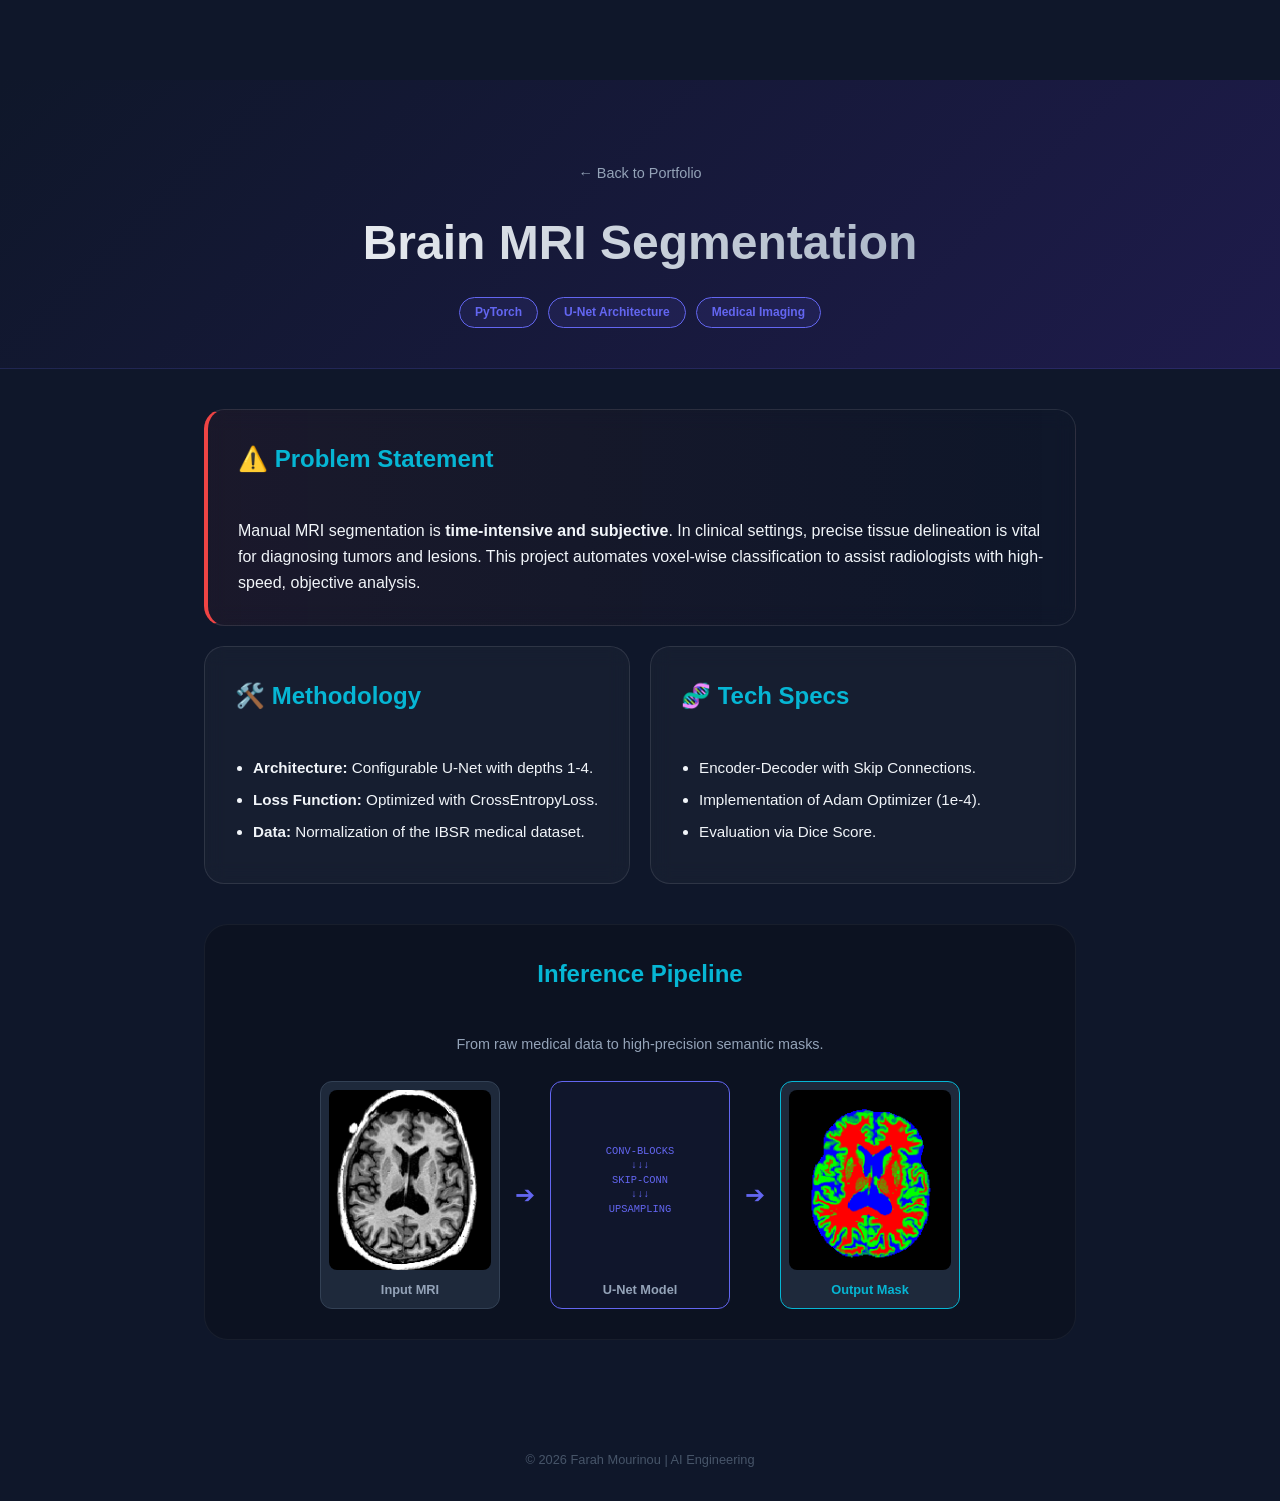
<file: brain-mri.html>
<!DOCTYPE html>
<html lang="en">
<head>
    <meta charset="UTF-8">
    <meta name="viewport" content="width=device-width, initial-scale=1.0">
    <title>Brain MRI Segmentation | AI Project</title>
    <link rel="stylesheet" href="style.css">
    <style>
        :root {
            --ai-dark: #0f172a;
            --ai-accent: #6366f1;
            --ai-secondary: #06b6d4;
            --glass: rgba(255, 255, 255, 0.03);
            --danger: #ef4444;
        }

        body {
            background-color: var(--ai-dark);
            color: #f1f5f9;
            font-family: 'Inter', sans-serif;
            margin: 0;
            line-height: 1.6;
        }

        /* --- MODERN HEADER --- */
        .hero-header {
            background: linear-gradient(135deg, #0f172a 0%, #1e1b4b 100%);
            padding: 80px 10% 40px;
            border-bottom: 1px solid rgba(99, 102, 241, 0.2);
            text-align: center;
        }

        .hero-header h1 {
            font-size: 3rem;
            background: linear-gradient(to right, #fff, #94a3b8);
            -webkit-background-clip: text;
            -webkit-text-fill-color: transparent;
            margin-bottom: 15px;
        }

        .tech-stack-badges {
            display: flex;
            justify-content: center;
            gap: 10px;
        }

        .badge {
            background: rgba(99, 102, 241, 0.1);
            border: 1px solid var(--ai-accent);
            color: var(--ai-accent);
            padding: 5px 15px;
            border-radius: 20px;
            font-size: 0.75rem;
            font-weight: 600;
        }

        /* --- CONTENT STRUCTURE --- */
        .project-container {
            max-width: 1000px;
            margin: auto;
            padding: 40px 5%;
        }

        .grid-layout {
            display: grid;
            grid-template-columns: 1fr 1fr;
            gap: 20px;
            margin-bottom: 40px;
        }

        .glass-block {
            background: var(--glass);
            border: 1px solid rgba(255, 255, 255, 0.1);
            padding: 30px;
            border-radius: 20px;
            backdrop-filter: blur(10px);
        }

        .problem-box {
            grid-column: span 2;
            border-left: 4px solid var(--danger);
            background: linear-gradient(to right, rgba(239, 68, 68, 0.05), transparent);
        }

        h2 {
            color: var(--ai-secondary);
            font-size: 1.5rem;
            margin-top: 0;
        }

        /* --- COMPACT INFERENCE PIPELINE --- */
        .demo-section {
            background: rgba(0, 0, 0, 0.2);
            border-radius: 24px;
            padding: 30px;
            text-align: center;
            margin: 40px 0;
            border: 1px solid rgba(255, 255, 255, 0.05);
        }

        .comparison-flex {
            display: flex;
            align-items: center;
            justify-content: center;
            gap: 15px;
            margin-top: 25px;
            flex-wrap: nowrap; /* Forces everything on one line */
        }

        .img-card {
            width: 180px; /* Smaller width to fit the line */
            background: #1e293b;
            border-radius: 12px;
            padding: 8px;
            border: 1px solid #334155;
            transition: 0.3s;
        }

        .img-card img {
            width: 100%;
            height: 180px;
            object-fit: cover;
            border-radius: 8px;
            display: block;
        }

        .img-card p {
            margin-top: 10px;
            font-weight: 600;
            font-size: 0.8rem;
            color: #94a3b8;
        }

        .arrow-ai {
            font-size: 1.5rem;
            color: var(--ai-accent);
            animation: pulse 2s infinite;
        }

        @keyframes pulse {
            0% { opacity: 0.4; transform: translateX(0); }
            50% { opacity: 1; transform: translateX(5px); }
            100% { opacity: 0.4; transform: translateX(0); }
        }

        .back-link {
            color: #94a3b8;
            text-decoration: none;
            display: inline-block;
            margin-bottom: 20px;
            font-size: 0.9rem;
        }

        .back-link:hover { color: #fff; }

        ul { padding-left: 18px; font-size: 0.95rem; }
        li { margin-bottom: 8px; }

    </style>
</head>
<body>

    <header class="hero-header">
        <a href="index.html" class="back-link">← Back to Portfolio</a>
        <h1>Brain MRI Segmentation</h1>
        <div class="tech-stack-badges">
            <span class="badge">PyTorch</span>
            <span class="badge">U-Net Architecture</span>
            <span class="badge">Medical Imaging</span>
        </div>
    </header>

    <main class="project-container">
        
        <div class="grid-layout">
            <div class="glass-block problem-box">
                <h2>⚠️ Problem Statement</h2>
                <p>
                    Manual MRI segmentation is <strong>time-intensive and subjective</strong>. In clinical settings, precise tissue 
                    delineation is vital for diagnosing tumors and lesions. This project automates voxel-wise classification 
                    to assist radiologists with high-speed, objective analysis.
                </p>
            </div>

            <div class="glass-block">
                <h2>🛠️ Methodology</h2>
                <ul>
                    <li><strong>Architecture:</strong> Configurable U-Net with depths 1-4.</li>
                    <li><strong>Loss Function:</strong> Optimized with <code>CrossEntropyLoss</code>.</li>
                    <li><strong>Data:</strong> Normalization of the IBSR medical dataset.</li>
                </ul>
            </div>

            <div class="glass-block">
                <h2>🧬 Tech Specs</h2>
                <ul>
                    <li>Encoder-Decoder with Skip Connections.</li>
                    <li>Implementation of Adam Optimizer (1e-4).</li>
                    <li>Evaluation via Dice Score.</li>
                </ul>
            </div>
        </div>

        <section class="demo-section">
            <h2>Inference Pipeline</h2>
            <p style="font-size: 0.9rem; color: #94a3b8;">From raw medical data to high-precision semantic masks.</p>

            <div class="comparison-flex">
                <div class="img-card">
                    <img src="input.png" alt="Raw MRI Input">
                    <p>Input MRI</p>
                </div>

                <div class="arrow-ai">➔</div>

                <div class="img-card" style="border-color: var(--ai-accent); background: rgba(99, 102, 241, 0.05);">
                    <div style="height: 180px; display: flex; align-items: center; justify-content: center; font-family: monospace; font-size: 0.65rem; color: var(--ai-accent); line-height: 1.4;">
                        CONV-BLOCKS<br>
                        ↓↓↓<br>
                        SKIP-CONN<br>
                        ↓↓↓<br>
                        UPSAMPLING
                    </div>
                    <p>U-Net Model</p>
                </div>

                <div class="arrow-ai">➔</div>

                <div class="img-card" style="border-color: var(--ai-secondary);">
                    <img src="output.png" alt="Segmented Output">
                    <p style="color: var(--ai-secondary);">Output Mask</p>
                </div>
            </div>
        </section>

    </main>

    <footer style="text-align: center; padding: 30px; color: #475569; font-size: 0.8rem;">
        &copy; 2026 Farah Mourinou | AI Engineering
    </footer>

</body>

</html>
</file>
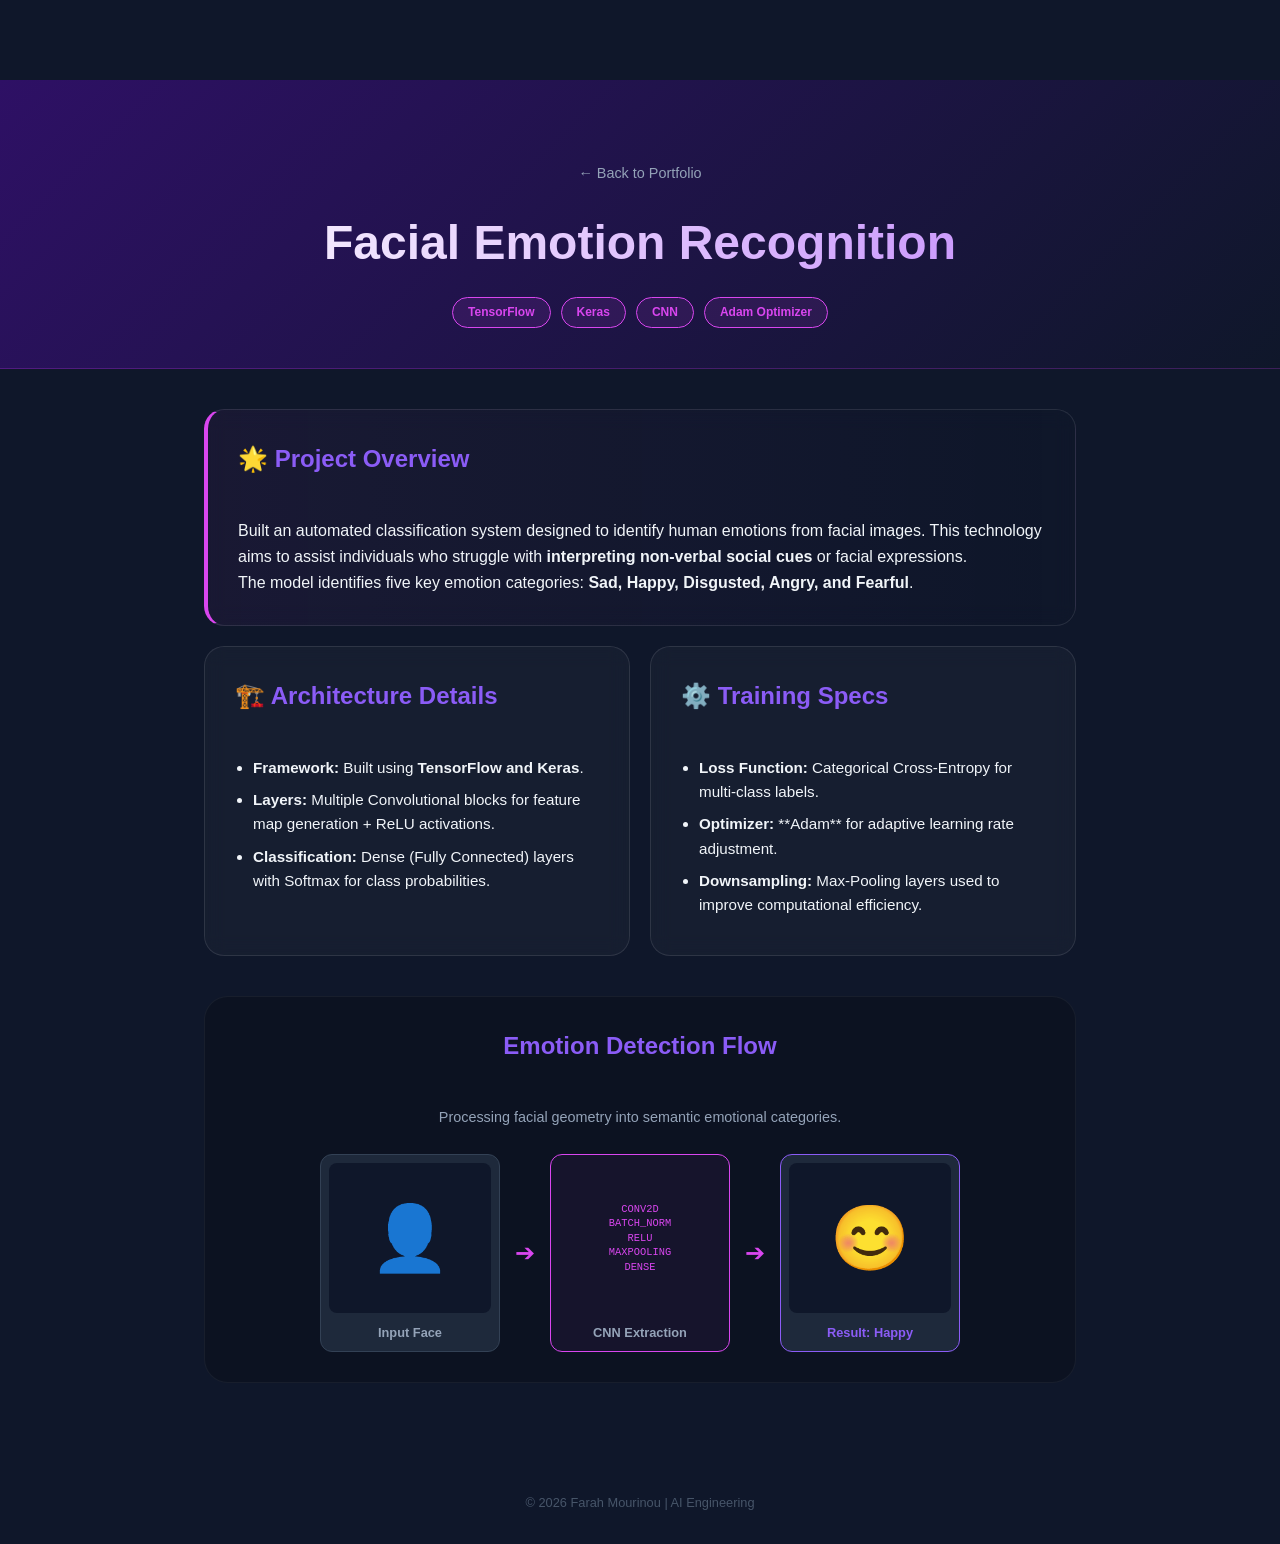
<file: emotion.html>
<!DOCTYPE html>
<html lang="en">
<head>
    <meta charset="UTF-8">
    <meta name="viewport" content="width=device-width, initial-scale=1.0">
    <title>Emotion Recognition | AI Project</title>
    <link rel="stylesheet" href="style.css">
    <style>
        :root {
            --ai-dark: #0f172a;
            --ai-accent: #d946ef; /* Fuchsia for Emotions */
            --ai-secondary: #8b5cf6; /* Violet */
            --glass: rgba(255, 255, 255, 0.03);
            --success: #10b981;
        }

        body {
            background-color: var(--ai-dark);
            color: #f1f5f9;
            font-family: 'Inter', sans-serif;
            margin: 0;
            line-height: 1.6;
        }

        /* --- MODERN HEADER --- */
        .hero-header {
            background: linear-gradient(135deg, #2e1065 0%, #0f172a 100%);
            padding: 80px 10% 40px;
            border-bottom: 1px solid rgba(217, 70, 239, 0.2);
            text-align: center;
        }

        .hero-header h1 {
            font-size: 3rem;
            background: linear-gradient(to right, #fff, #c084fc);
            -webkit-background-clip: text;
            -webkit-text-fill-color: transparent;
            margin-bottom: 15px;
        }

        .tech-stack-badges {
            display: flex;
            justify-content: center;
            gap: 10px;
        }

        .badge {
            background: rgba(217, 70, 239, 0.1);
            border: 1px solid var(--ai-accent);
            color: var(--ai-accent);
            padding: 5px 15px;
            border-radius: 20px;
            font-size: 0.75rem;
            font-weight: 600;
        }

        /* --- CONTENT STRUCTURE --- */
        .project-container {
            max-width: 1000px;
            margin: auto;
            padding: 40px 5%;
        }

        .grid-layout {
            display: grid;
            grid-template-columns: 1fr 1fr;
            gap: 20px;
            margin-bottom: 40px;
        }

        .glass-block {
            background: var(--glass);
            border: 1px solid rgba(255, 255, 255, 0.1);
            padding: 30px;
            border-radius: 20px;
            backdrop-filter: blur(10px);
        }

        .problem-box {
            grid-column: span 2;
            border-left: 4px solid var(--ai-accent);
            background: linear-gradient(to right, rgba(217, 70, 239, 0.05), transparent);
        }

        h2 {
            color: var(--ai-secondary);
            font-size: 1.5rem;
            margin-top: 0;
        }

        /* --- PIPELINE VISUAL --- */
        .demo-section {
            background: rgba(0, 0, 0, 0.2);
            border-radius: 24px;
            padding: 30px;
            text-align: center;
            margin: 40px 0;
            border: 1px solid rgba(255, 255, 255, 0.05);
        }

        .comparison-flex {
            display: flex;
            align-items: center;
            justify-content: center;
            gap: 15px;
            margin-top: 25px;
            flex-wrap: nowrap;
        }

        .img-card {
            width: 180px;
            background: #1e293b;
            border-radius: 12px;
            padding: 8px;
            border: 1px solid #334155;
        }

        .img-card .emoji-display {
            height: 150px;
            display: flex;
            align-items: center;
            justify-content: center;
            font-size: 4rem;
            background: #0f172a;
            border-radius: 8px;
        }

        .img-card p {
            margin-top: 10px;
            font-weight: 600;
            font-size: 0.8rem;
            color: #94a3b8;
        }

        .arrow-ai {
            font-size: 1.5rem;
            color: var(--ai-accent);
        }

        .back-link {
            color: #94a3b8;
            text-decoration: none;
            display: inline-block;
            margin-bottom: 20px;
            font-size: 0.9rem;
        }

        .back-link:hover { color: #fff; }

        ul { padding-left: 18px; font-size: 0.95rem; }
        li { margin-bottom: 8px; }

    </style>
</head>
<body>

    <header class="hero-header">
        <a href="index.html" class="back-link">← Back to Portfolio</a>
        <h1>Facial Emotion Recognition</h1>
        <div class="tech-stack-badges">
            <span class="badge">TensorFlow</span>
            <span class="badge">Keras</span>
            <span class="badge">CNN</span>
            <span class="badge">Adam Optimizer</span>
        </div>
    </header>

    <main class="project-container">
        
        <div class="grid-layout">
            <div class="glass-block problem-box">
                <h2>🌟 Project Overview</h2>
                <p>
                    Built an automated classification system designed to identify human emotions from facial images. This technology aims to assist individuals who struggle with <strong>interpreting non-verbal social cues</strong> or facial expressions.
                </p>
                <p>
                    The model identifies five key emotion categories: <strong>Sad, Happy, Disgusted, Angry, and Fearful</strong>.
                </p>
            </div>

            <div class="glass-block">
                <h2>🏗️ Architecture Details</h2>
                <ul>
                    <li><strong>Framework:</strong> Built using <strong>TensorFlow and Keras</strong>.</li>
                    <li><strong>Layers:</strong> Multiple Convolutional blocks for feature map generation + ReLU activations.</li>
                    <li><strong>Classification:</strong> Dense (Fully Connected) layers with Softmax for class probabilities.</li>
                </ul>
            </div>

            <div class="glass-block">
                <h2>⚙️ Training Specs</h2>
                <ul>
                    <li><strong>Loss Function:</strong> Categorical Cross-Entropy for multi-class labels.</li>
                    <li><strong>Optimizer:</strong> **Adam** for adaptive learning rate adjustment.</li>
                    <li><strong>Downsampling:</strong> Max-Pooling layers used to improve computational efficiency.</li>
                </ul>
            </div>
        </div>

        <section class="demo-section">
            <h2>Emotion Detection Flow</h2>
            <p style="font-size: 0.9rem; color: #94a3b8;">Processing facial geometry into semantic emotional categories.</p>

            

            <div class="comparison-flex">
                <div class="img-card">
                    <div class="emoji-display">👤</div>
                    <p>Input Face</p>
                </div>

                <div class="arrow-ai">➔</div>

                <div class="img-card" style="border-color: var(--ai-accent); background: rgba(217, 70, 239, 0.05);">
                    <div style="height: 150px; display: flex; align-items: center; justify-content: center; font-family: monospace; font-size: 0.65rem; color: var(--ai-accent); line-height: 1.4;">
                        CONV2D<br>
                        BATCH_NORM<br>
                        RELU<br>
                        MAXPOOLING<br>
                        DENSE
                    </div>
                    <p>CNN Extraction</p>
                </div>

                <div class="arrow-ai">➔</div>

                <div class="img-card" style="border-color: var(--ai-secondary);">
                    <div class="emoji-display" style="color: #fbbf24;">😊</div>
                    <p style="color: var(--ai-secondary);">Result: Happy</p>
                </div>
            </div>
        </section>

    </main>

    <footer style="text-align: center; padding: 30px; color: #475569; font-size: 0.8rem;">
        &copy; 2026 Farah Mourinou | AI Engineering
    </footer>

</body>

</html>
</file>
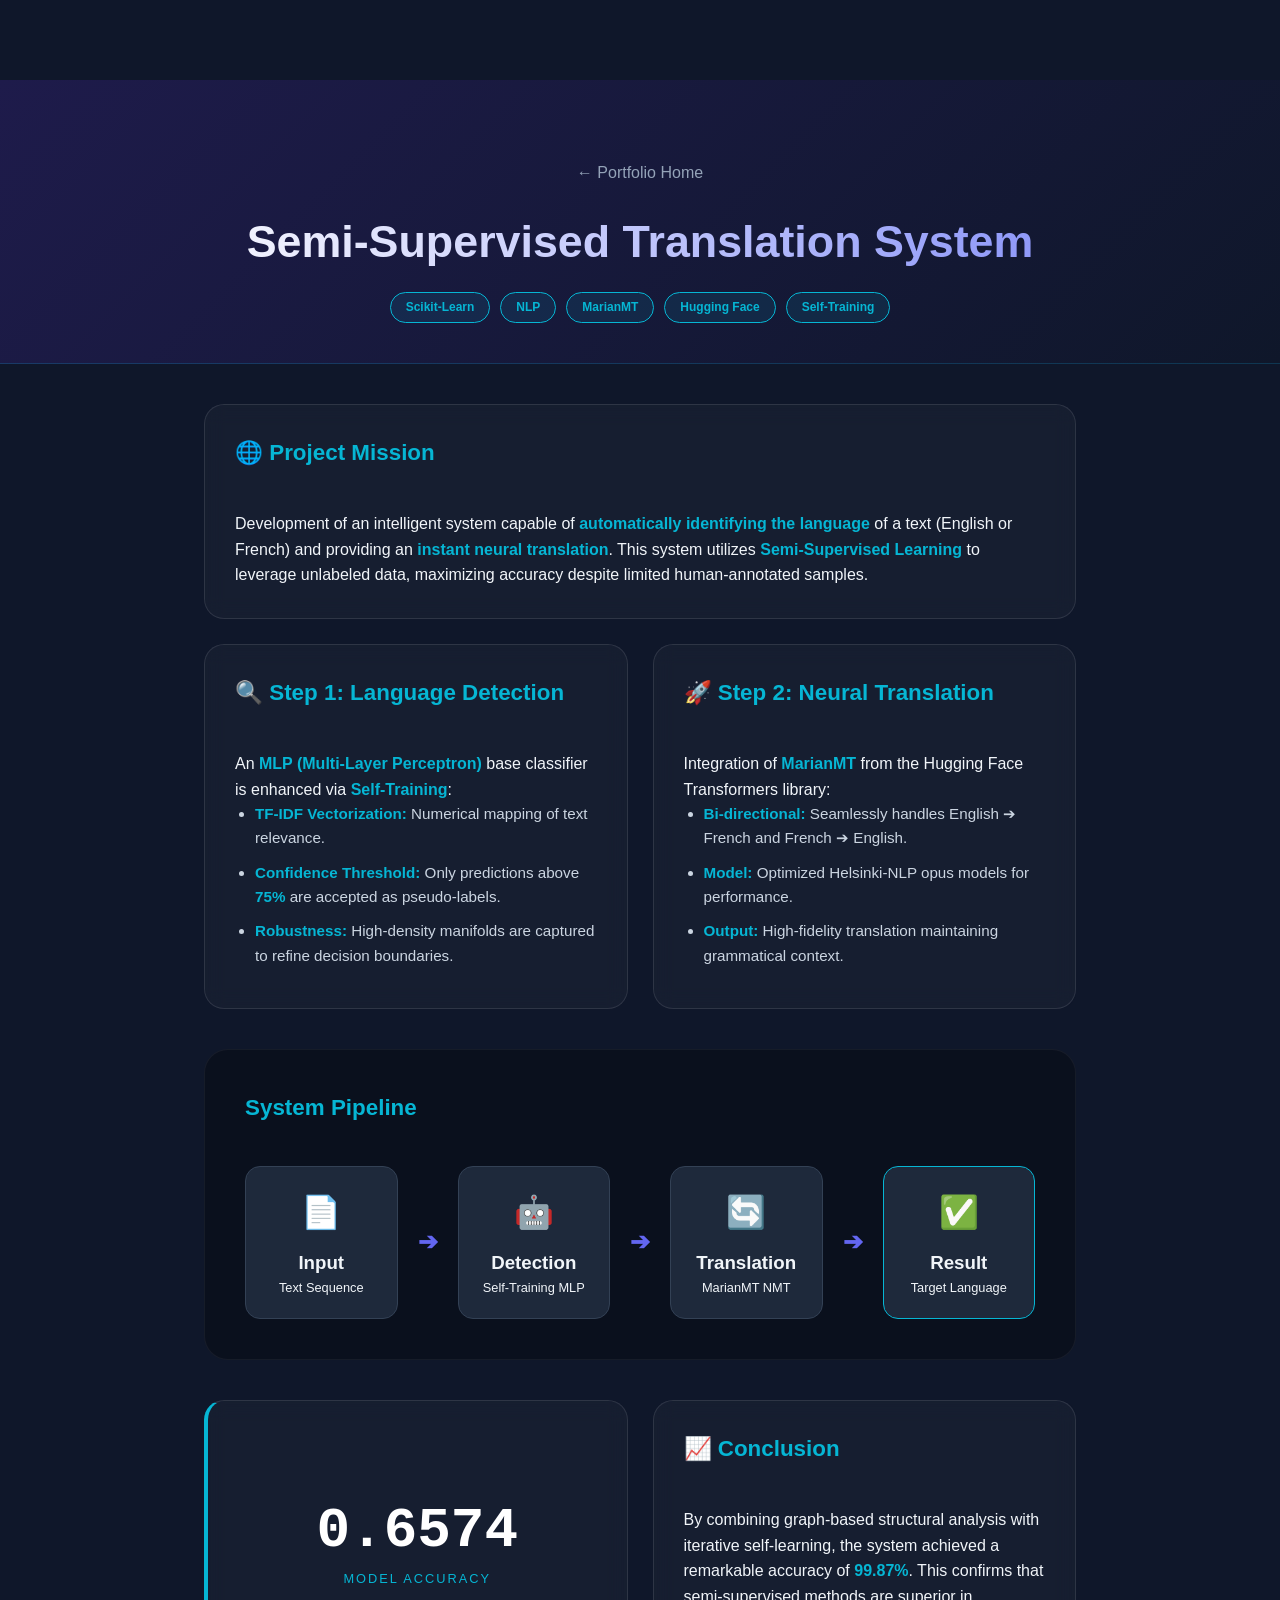
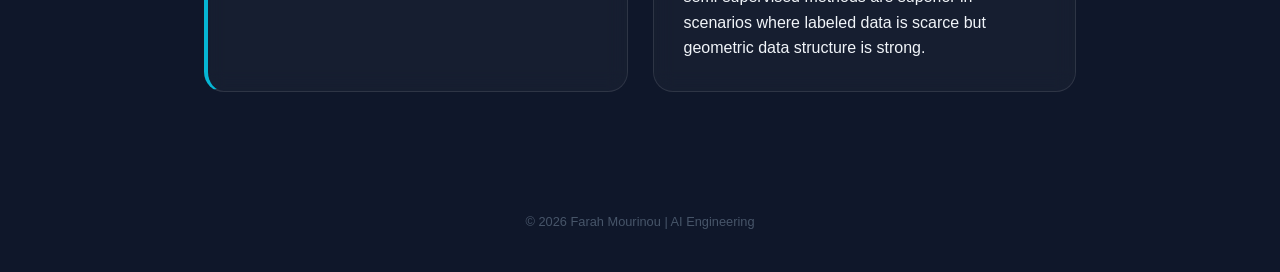
<file: language.html>
<!DOCTYPE html>
<html lang="en">
<head>
    <meta charset="UTF-8">
    <meta name="viewport" content="width=device-width, initial-scale=1.0">
    <title>Language Detection & Translation | NLP Project</title>
    <link rel="stylesheet" href="style.css">
    <style>
        :root {
            --ai-dark: #0f172a;
            --ai-accent: #06b6d4; /* Cyan */
            --ai-secondary: #6366f1; /* Indigo */
            --glass: rgba(255, 255, 255, 0.03);
        }

        body {
            background-color: var(--ai-dark);
            color: #f1f5f9;
            font-family: 'Inter', sans-serif;
            margin: 0;
            line-height: 1.6;
        }

        /* --- HEADER --- */
        .hero-header {
            background: linear-gradient(135deg, #1e1b4b 0%, #0f172a 100%);
            padding: 80px 10% 40px;
            border-bottom: 1px solid rgba(6, 182, 212, 0.2);
            text-align: center;
        }

        .hero-header h1 {
            font-size: 2.8rem;
            background: linear-gradient(to right, #fff, #818cf8);
            -webkit-background-clip: text;
            -webkit-text-fill-color: transparent;
            margin-bottom: 15px;
        }

        .tech-stack-badges {
            display: flex;
            justify-content: center;
            gap: 10px;
            flex-wrap: wrap;
        }

        .badge {
            background: rgba(6, 182, 212, 0.1);
            border: 1px solid var(--ai-accent);
            color: var(--ai-accent);
            padding: 5px 15px;
            border-radius: 20px;
            font-size: 0.75rem;
            font-weight: 600;
        }

        /* --- MAIN CONTENT --- */
        .project-container {
            max-width: 1000px;
            margin: auto;
            padding: 40px 5%;
        }

        .grid-layout {
            display: grid;
            grid-template-columns: 1fr 1fr;
            gap: 25px;
            margin-bottom: 40px;
        }

        .glass-block {
            background: var(--glass);
            border: 1px solid rgba(255, 255, 255, 0.1);
            padding: 30px;
            border-radius: 20px;
            backdrop-filter: blur(10px);
        }

        .full-width { grid-column: span 2; }

        h2 {
            color: var(--ai-accent);
            font-size: 1.4rem;
            margin-top: 0;
            display: flex;
            align-items: center;
            gap: 10px;
        }

        /* --- VISUAL PIPELINE --- */
        .pipeline-container {
            background: rgba(0, 0, 0, 0.3);
            border-radius: 24px;
            padding: 40px;
            text-align: center;
            border: 1px solid rgba(255, 255, 255, 0.05);
            margin: 40px 0;
        }

        .step-wrapper {
            display: flex;
            justify-content: space-between;
            align-items: center;
            gap: 20px;
            position: relative;
        }

        .step-box {
            flex: 1;
            padding: 20px;
            background: #1e293b;
            border-radius: 15px;
            border: 1px solid #334155;
            transition: transform 0.3s;
        }

        .step-box:hover { transform: translateY(-5px); border-color: var(--ai-accent); }

        .step-icon { font-size: 2rem; margin-bottom: 10px; }
        .arrow { color: var(--ai-secondary); font-size: 1.5rem; font-weight: bold; }

        /* --- ACCURACY CARD (CENTERED) --- */
        .metric-card {
            display: flex;
            flex-direction: column;
            justify-content: center;
            align-items: center;
            text-align: center;
            min-height: 200px;
            border-left: 4px solid var(--ai-accent);
        }

        .metric-value {
            font-size: 3.5rem;
            font-weight: 800;
            color: #fff;
            line-height: 1;
            margin: 0;
            font-family: 'Courier New', monospace; /* Tech feel */
        }

        .metric-label {
            margin-top: 10px;
            color: var(--ai-accent);
            text-transform: uppercase;
            letter-spacing: 2px;
            font-size: 0.8rem;
        }

        .back-link {
            color: #94a3b8;
            text-decoration: none;
            display: inline-block;
            margin-bottom: 20px;
        }

        ul { padding-left: 20px; }
        li { margin-bottom: 10px; font-size: 0.95rem; color: #cbd5e1; }
        b { color: var(--ai-accent); }
    </style>
</head>
<body>

    <header class="hero-header">
        <a href="index.html" class="back-link">← Portfolio Home</a>
        <h1>Semi-Supervised Translation System</h1>
        <div class="tech-stack-badges">
            <span class="badge">Scikit-Learn</span>
            <span class="badge">NLP</span>
            <span class="badge">MarianMT</span>
            <span class="badge">Hugging Face</span>
            <span class="badge">Self-Training</span>
        </div>
    </header>

    <main class="project-container">
        
        <div class="grid-layout">
            <div class="glass-block full-width">
                <h2>🌐 Project Mission</h2>
                <p>
                    Development of an intelligent system capable of <b>automatically identifying the language</b> of a text (English or French) and providing an <b>instant neural translation</b>. This system utilizes <b>Semi-Supervised Learning</b> to leverage unlabeled data, maximizing accuracy despite limited human-annotated samples.
                </p>
            </div>

            <div class="glass-block">
                <h2>🔍 Step 1: Language Detection</h2>
                <p>An <b>MLP (Multi-Layer Perceptron)</b> base classifier is enhanced via <b>Self-Training</b>:</p>
                
                <ul>
                    <li><b>TF-IDF Vectorization:</b> Numerical mapping of text relevance.</li>
                    <li><b>Confidence Threshold:</b> Only predictions above <b>75%</b> are accepted as pseudo-labels.</li>
                    <li><b>Robustness:</b> High-density manifolds are captured to refine decision boundaries.</li>
                </ul>
            </div>

            <div class="glass-block">
                <h2>🚀 Step 2: Neural Translation</h2>
                <p>Integration of <b>MarianMT</b> from the Hugging Face Transformers library:</p>
                
                <ul>
                    <li><b>Bi-directional:</b> Seamlessly handles English ➔ French and French ➔ English.</li>
                    <li><b>Model:</b> Optimized Helsinki-NLP opus models for performance.</li>
                    <li><b>Output:</b> High-fidelity translation maintaining grammatical context.</li>
                </ul>
            </div>
        </div>

        <div class="pipeline-container">
            <h2>System Pipeline</h2>
            <div class="step-wrapper" style="margin-top: 30px;">
                <div class="step-box">
                    <div class="step-icon">📄</div>
                    <h3>Input</h3>
                    <p style="font-size: 0.8rem;">Text Sequence</p>
                </div>
                <div class="arrow">➔</div>
                <div class="step-box">
                    <div class="step-icon">🤖</div>
                    <h3>Detection</h3>
                    <p style="font-size: 0.8rem;">Self-Training MLP</p>
                </div>
                <div class="arrow">➔</div>
                <div class="step-box">
                    <div class="step-icon">🔄</div>
                    <h3>Translation</h3>
                    <p style="font-size: 0.8rem;">MarianMT NMT</p>
                </div>
                <div class="arrow">➔</div>
                <div class="step-box" style="border-color: var(--ai-accent);">
                    <div class="step-icon">✅</div>
                    <h3>Result</h3>
                    <p style="font-size: 0.8rem;">Target Language</p>
                </div>
            </div>
        </div>

        <div class="grid-layout">
            <div class="glass-block metric-card">
                <span class="metric-value" id="accuracy-count">0.0000</span>
                <p class="metric-label">Model Accuracy</p>
            </div>

            <div class="glass-block">
                <h2>📈 Conclusion</h2>
                <p>
                    By combining graph-based structural analysis with iterative self-learning, the system achieved a remarkable accuracy of <b>99.87%</b>. This confirms that semi-supervised methods are superior in scenarios where labeled data is scarce but geometric data structure is strong.
                </p>
            </div>
        </div>

    </main>

    <footer style="text-align: center; padding: 40px; color: #475569; font-size: 0.8rem;">
        &copy; 2026 Farah Mourinou | AI Engineering
    </footer>

    <script>
        // Animation for the 0.9987 count
        function animateValue(obj, start, end, duration) {
            let startTimestamp = null;
            const step = (timestamp) => {
                if (!startTimestamp) startTimestamp = timestamp;
                const progress = Math.min((timestamp - startTimestamp) / duration, 1);
                const value = (progress * (end - start) + start).toFixed(4);
                obj.innerHTML = value;
                if (progress < 1) {
                    window.requestAnimationFrame(step);
                }
            };
            window.requestAnimationFrame(step);
        }

        const obj = document.getElementById("accuracy-count");
        // Start animation when page loads
        window.onload = () => {
            animateValue(obj, 0.0000, 0.9987, 2000);
        };
    </script>
</body>

</html>
</file>
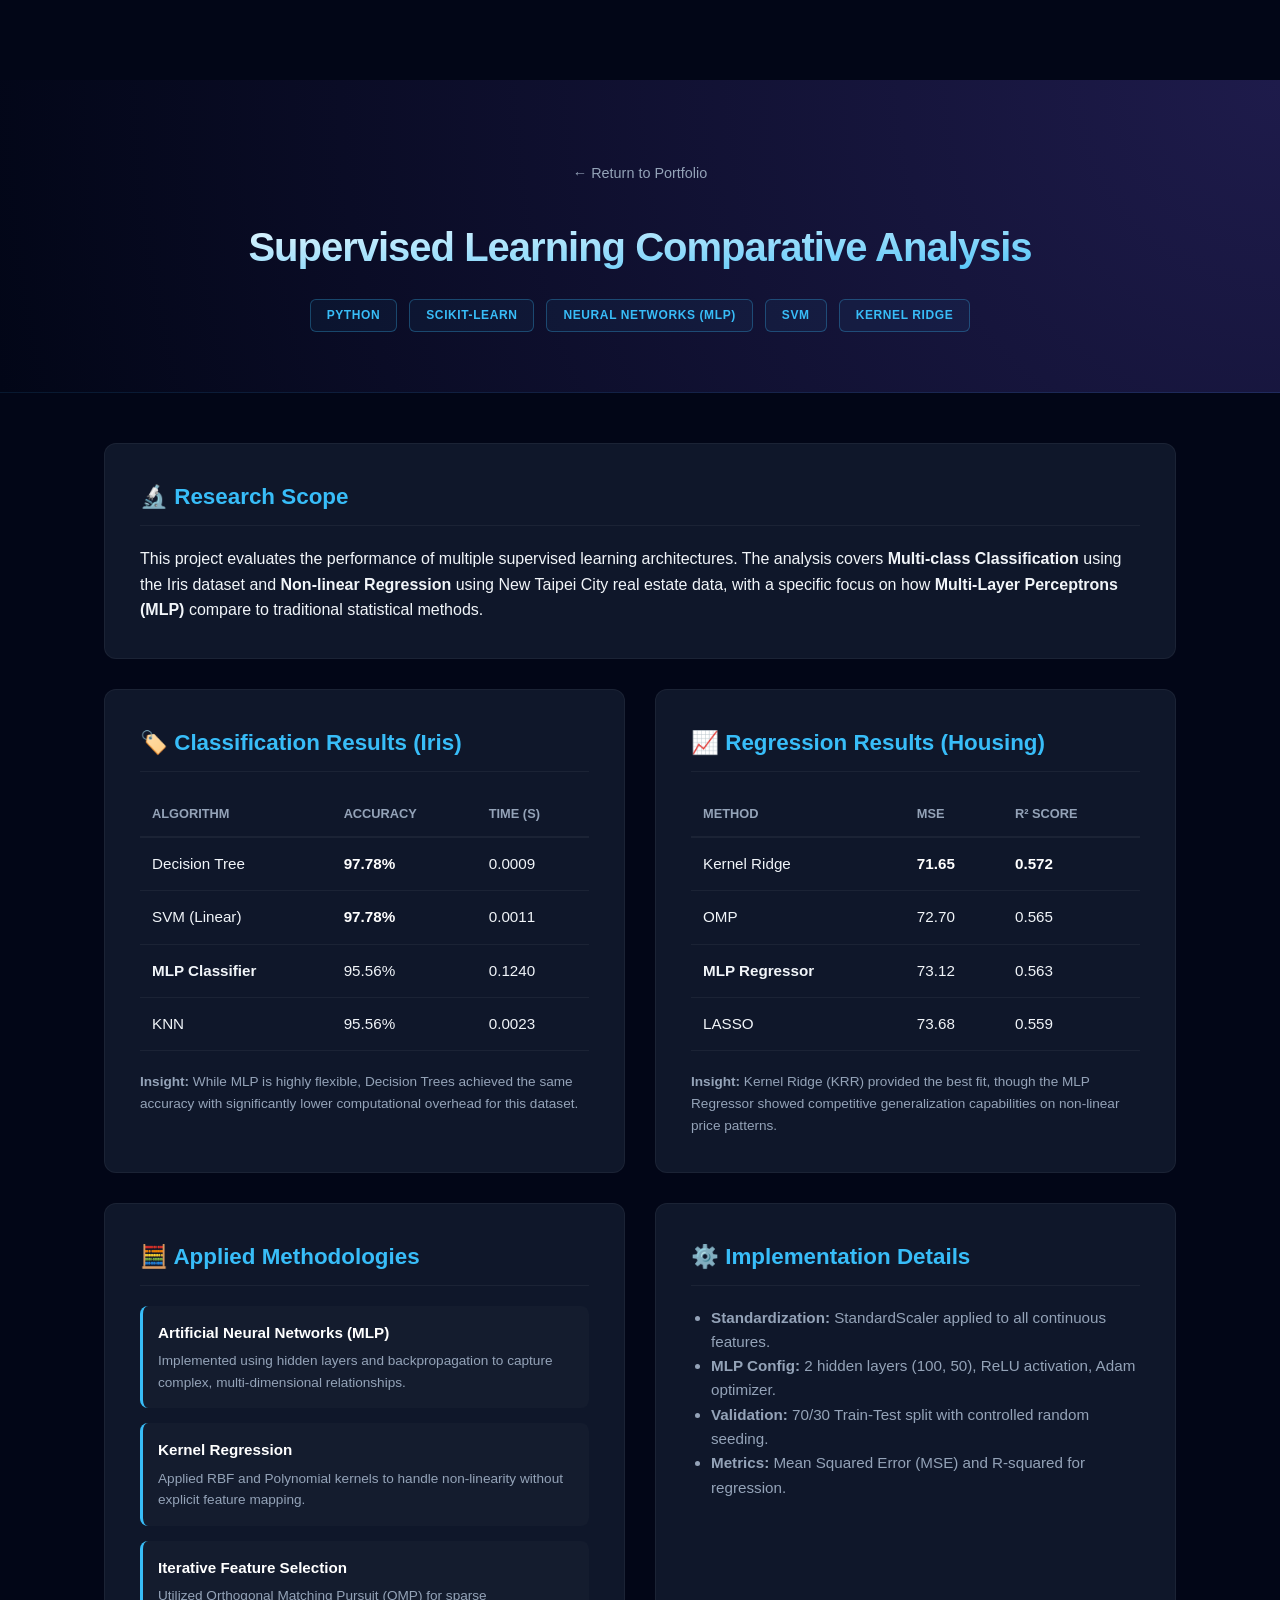
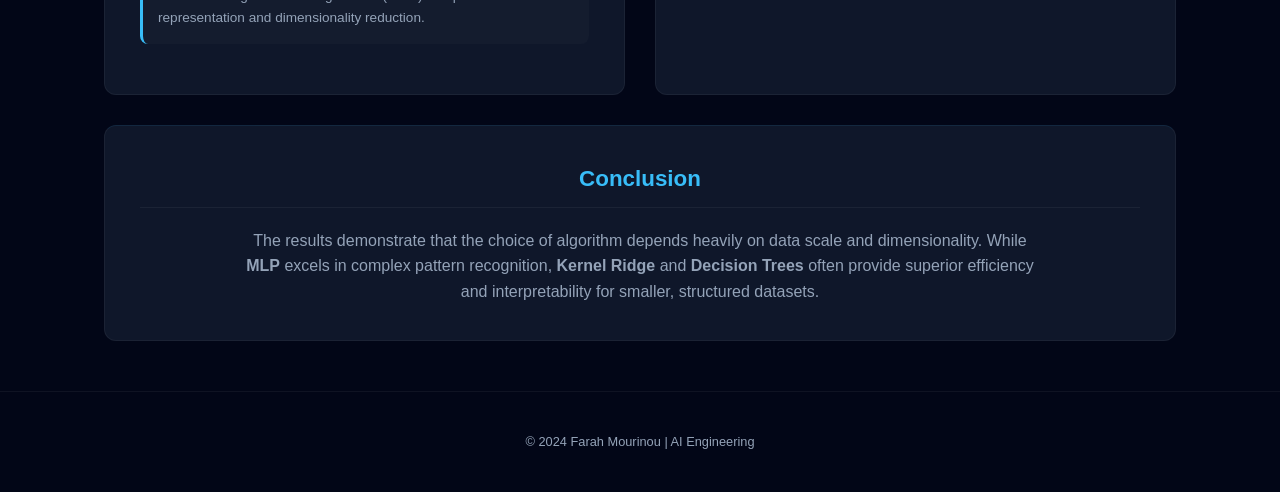
<file: ml-comparison.html>
<!DOCTYPE html>
<html lang="en">
<head>
    <meta charset="UTF-8">
    <meta name="viewport" content="width=device-width, initial-scale=1.0">
    <title>Supervised Learning Analysis | ML Portfolio</title>
    <link rel="stylesheet" href="style.css">
    <style>
        :root {
            --bg-dark: #020617; /* Slate 950 */
            --card-bg: #0f172a; /* Slate 900 */
            --accent-primary: #38bdf8; /* Sky Blue */
            --text-main: #f1f5f9;
            --text-dim: #94a3b8;
            --border-glass: rgba(56, 189, 248, 0.1);
        }

        body {
            background-color: var(--bg-dark);
            color: var(--text-main);
            font-family: 'Inter', system-ui, sans-serif;
            margin: 0;
            line-height: 1.6;
        }

        /* --- HEADER --- */
        .hero-header {
            background: radial-gradient(circle at top right, #1e1b4b, var(--bg-dark));
            padding: 80px 10% 60px;
            border-bottom: 1px solid var(--border-glass);
            text-align: center;
        }

        .hero-header h1 {
            font-size: 2.5rem;
            letter-spacing: -0.025em;
            background: linear-gradient(to bottom right, #fff, var(--accent-primary));
            -webkit-background-clip: text;
            -webkit-text-fill-color: transparent;
            margin-bottom: 20px;
        }

        .tech-stack-badges {
            display: flex;
            justify-content: center;
            gap: 12px;
            flex-wrap: wrap;
        }

        .badge {
            background: rgba(56, 189, 248, 0.05);
            border: 1px solid rgba(56, 189, 248, 0.3);
            color: var(--accent-primary);
            padding: 6px 16px;
            border-radius: 6px;
            font-size: 0.75rem;
            text-transform: uppercase;
            font-weight: 700;
            letter-spacing: 0.05em;
        }

        /* --- MAIN CONTENT --- */
        .project-container {
            max-width: 1200px;
            margin: auto;
            padding: 50px 5%;
        }

        .grid-layout {
            display: grid;
            grid-template-columns: repeat(2, 1fr);
            gap: 30px;
        }

        .glass-block {
            background: var(--card-bg);
            border: 1px solid rgba(255, 255, 255, 0.05);
            padding: 35px;
            border-radius: 12px;
            transition: all 0.3s ease;
        }

        .glass-block:hover {
            border-color: rgba(56, 189, 248, 0.2);
            transform: translateY(-2px);
        }

        .full-width { grid-column: span 2; }

        h2 {
            color: var(--accent-primary);
            font-size: 1.4rem;
            margin-top: 0;
            border-bottom: 1px solid rgba(255,255,255,0.05);
            padding-bottom: 10px;
            margin-bottom: 20px;
        }

        /* --- TABLES --- */
        .results-table {
            width: 100%;
            border-collapse: collapse;
            margin: 20px 0;
        }

        .results-table th {
            text-align: left;
            font-size: 0.8rem;
            color: var(--text-dim);
            text-transform: uppercase;
            padding: 12px;
            border-bottom: 2px solid rgba(255,255,255,0.05);
        }

        .results-table td {
            padding: 14px 12px;
            border-bottom: 1px solid rgba(255,255,255,0.05);
            font-size: 0.95rem;
        }

        .highlight { color: #fff; font-weight: 600; }

        .back-link {
            color: var(--text-dim);
            text-decoration: none;
            font-size: 0.9rem;
            display: inline-block;
            margin-bottom: 30px;
        }
        .back-link:hover { color: var(--accent-primary); }

        .method-card {
            background: rgba(255, 255, 255, 0.02);
            padding: 15px;
            border-radius: 8px;
            border-left: 3px solid var(--accent-primary);
            margin-bottom: 15px;
        }

        .method-card h4 { margin: 0; font-size: 0.95rem; color: #fff; }
        .method-card p { margin: 5px 0 0; font-size: 0.85rem; color: var(--text-dim); }

    </style>
</head>
<body>

    <header class="hero-header">
        <a href="index.html" class="back-link">← Return to Portfolio</a>
        <h1>Supervised Learning Comparative Analysis</h1>
        <div class="tech-stack-badges">
            <span class="badge">Python</span>
            <span class="badge">Scikit-Learn</span>
            <span class="badge">Neural Networks (MLP)</span>
            <span class="badge">SVM</span>
            <span class="badge">Kernel Ridge</span>
        </div>
    </header>

    <main class="project-container">
        
        <div class="grid-layout">
            <div class="glass-block full-width">
                <h2>🔬 Research Scope</h2>
                <p>
                    This project evaluates the performance of multiple supervised learning architectures. 
                    The analysis covers <b>Multi-class Classification</b> using the Iris dataset and 
                    <b>Non-linear Regression</b> using New Taipei City real estate data, with a specific focus on 
                    how <b>Multi-Layer Perceptrons (MLP)</b> compare to traditional statistical methods.
                </p>
            </div>

            <div class="glass-block">
                <h2>🏷️ Classification Results (Iris)</h2>
                <table class="results-table">
                    <thead>
                        <tr>
                            <th>Algorithm</th>
                            <th>Accuracy</th>
                            <th>Time (s)</th>
                        </tr>
                    </thead>
                    <tbody>
                        <tr><td>Decision Tree</td><td class="highlight">97.78%</td><td>0.0009</td></tr>
                        <tr><td>SVM (Linear)</td><td class="highlight">97.78%</td><td>0.0011</td></tr>
                        <tr><td><b>MLP Classifier</b></td><td>95.56%</td><td>0.1240</td></tr>
                        <tr><td>KNN</td><td>95.56%</td><td>0.0023</td></tr>
                    </tbody>
                </table>
                <p style="font-size: 0.85rem; color: var(--text-dim);">
                    <b>Insight:</b> While MLP is highly flexible, Decision Trees achieved the same accuracy with significantly lower computational overhead for this dataset.
                </p>
            </div>

            <div class="glass-block">
                <h2>📈 Regression Results (Housing)</h2>
                <table class="results-table">
                    <thead>
                        <tr>
                            <th>Method</th>
                            <th>MSE</th>
                            <th>R² Score</th>
                        </tr>
                    </thead>
                    <tbody>
                        <tr><td>Kernel Ridge</td><td class="highlight">71.65</td><td class="highlight">0.572</td></tr>
                        <tr><td>OMP</td><td>72.70</td><td>0.565</td></tr>
                        <tr><td><b>MLP Regressor</b></td><td>73.12</td><td>0.563</td></tr>
                        <tr><td>LASSO</td><td>73.68</td><td>0.559</td></tr>
                    </tbody>
                </table>
                <p style="font-size: 0.85rem; color: var(--text-dim);">
                    <b>Insight:</b> Kernel Ridge (KRR) provided the best fit, though the MLP Regressor showed competitive generalization capabilities on non-linear price patterns.
                </p>
            </div>

            <div class="glass-block">
                <h2>🧮 Applied Methodologies</h2>
                <div class="method-card">
                    <h4>Artificial Neural Networks (MLP)</h4>
                    <p>Implemented using hidden layers and backpropagation to capture complex, multi-dimensional relationships.</p>
                </div>
                
                <div class="method-card">
                    <h4>Kernel Regression</h4>
                    <p>Applied RBF and Polynomial kernels to handle non-linearity without explicit feature mapping.</p>
                </div>
                <div class="method-card">
                    <h4>Iterative Feature Selection</h4>
                    <p>Utilized Orthogonal Matching Pursuit (OMP) for sparse representation and dimensionality reduction.</p>
                </div>
            </div>

            <div class="glass-block">
                <h2>⚙️ Implementation Details</h2>
                <ul style="font-size: 0.95rem; color: var(--text-dim); padding-left: 20px;">
                    <li><b>Standardization:</b> StandardScaler applied to all continuous features.</li>
                    <li><b>MLP Config:</b> 2 hidden layers (100, 50), ReLU activation, Adam optimizer.</li>
                    <li><b>Validation:</b> 70/30 Train-Test split with controlled random seeding.</li>
                    <li><b>Metrics:</b> Mean Squared Error (MSE) and R-squared for regression.</li>
                </ul>
                
            </div>

            <div class="glass-block full-width" style="text-align: center; border-top: 1px solid var(--border-glass);">
                <h2>Conclusion</h2>
                <p style="max-width: 800px; margin: 0 auto; color: var(--text-dim);">
                    The results demonstrate that the choice of algorithm depends heavily on data scale and dimensionality. 
                    While <b>MLP</b> excels in complex pattern recognition, <b>Kernel Ridge</b> and <b>Decision Trees</b> 
                    often provide superior efficiency and interpretability for smaller, structured datasets.
                </p>
            </div>
        </div>

    </main>

    <footer style="text-align: center; padding: 40px; color: var(--text-dim); font-size: 0.8rem; border-top: 1px solid rgba(255,255,255,0.05);">
        &copy; 2024 Farah Mourinou | AI Engineering
    </footer>

</body>

</html>
</file>
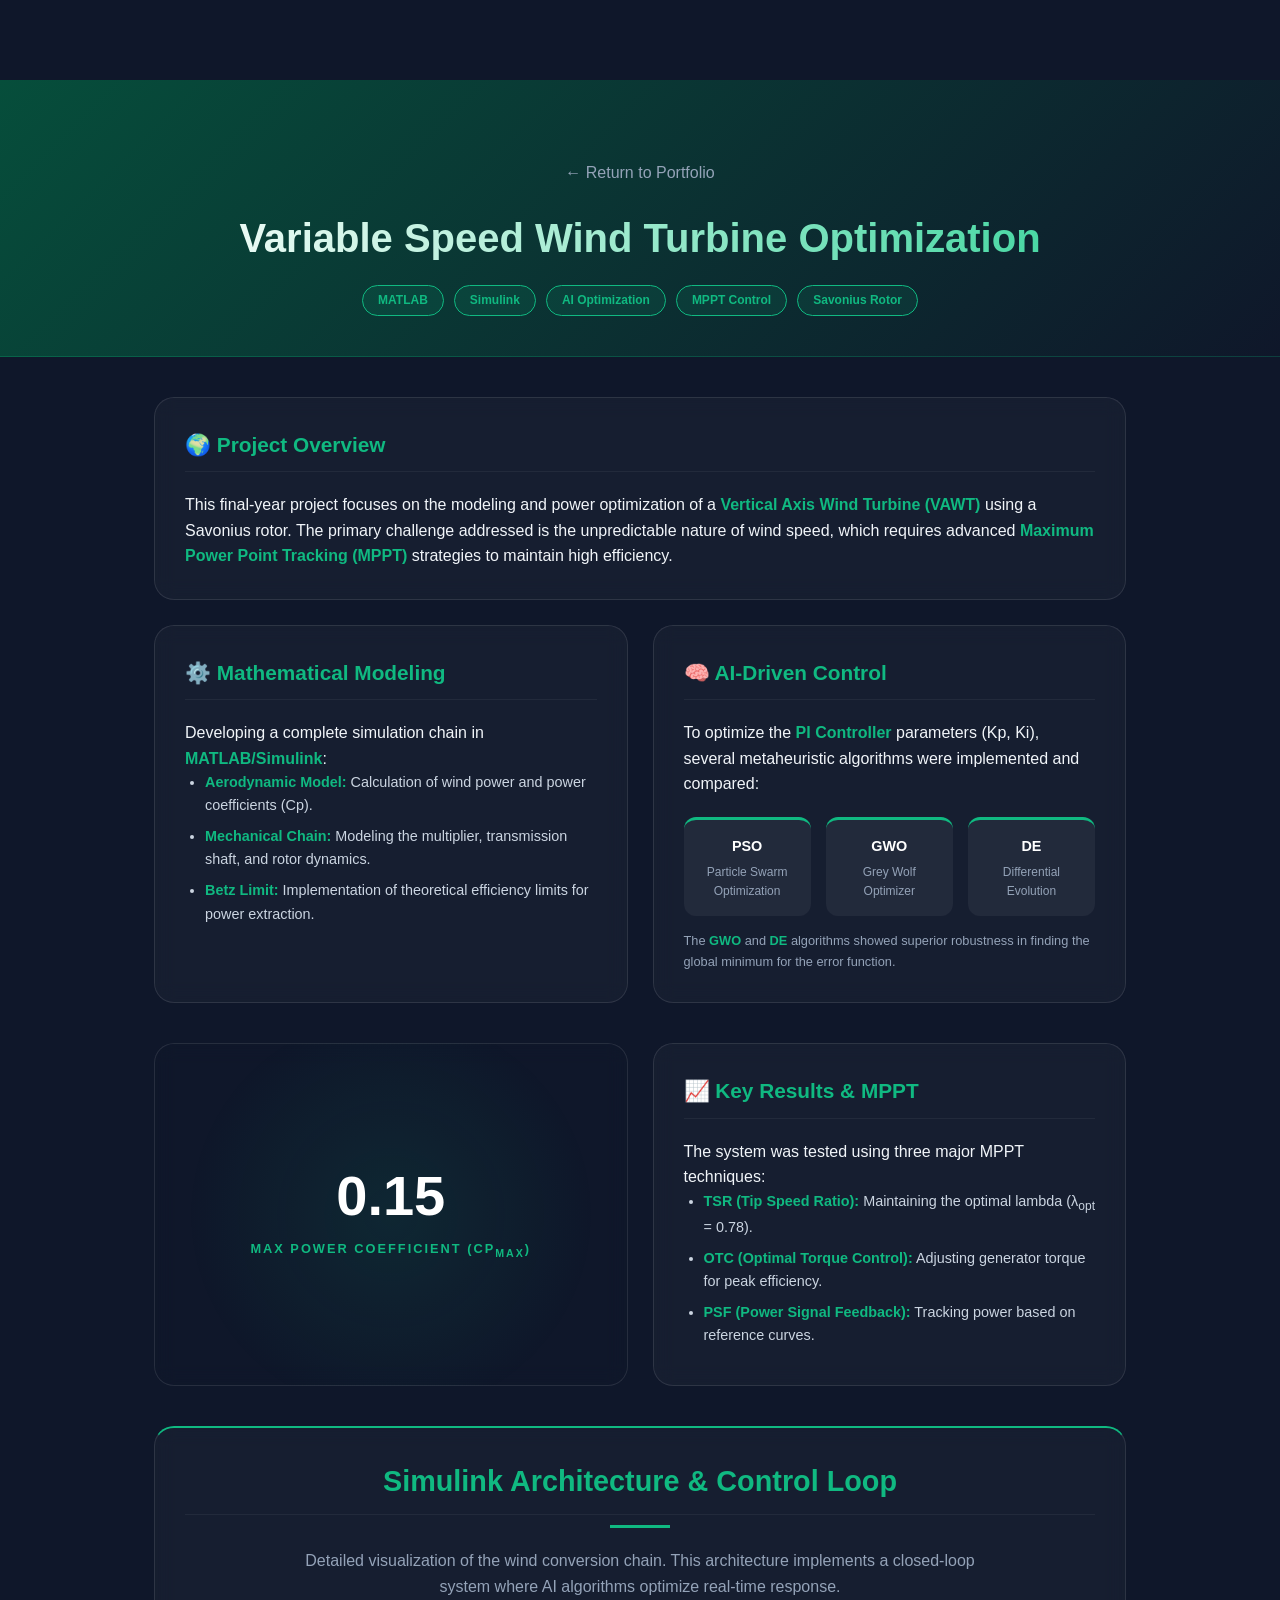
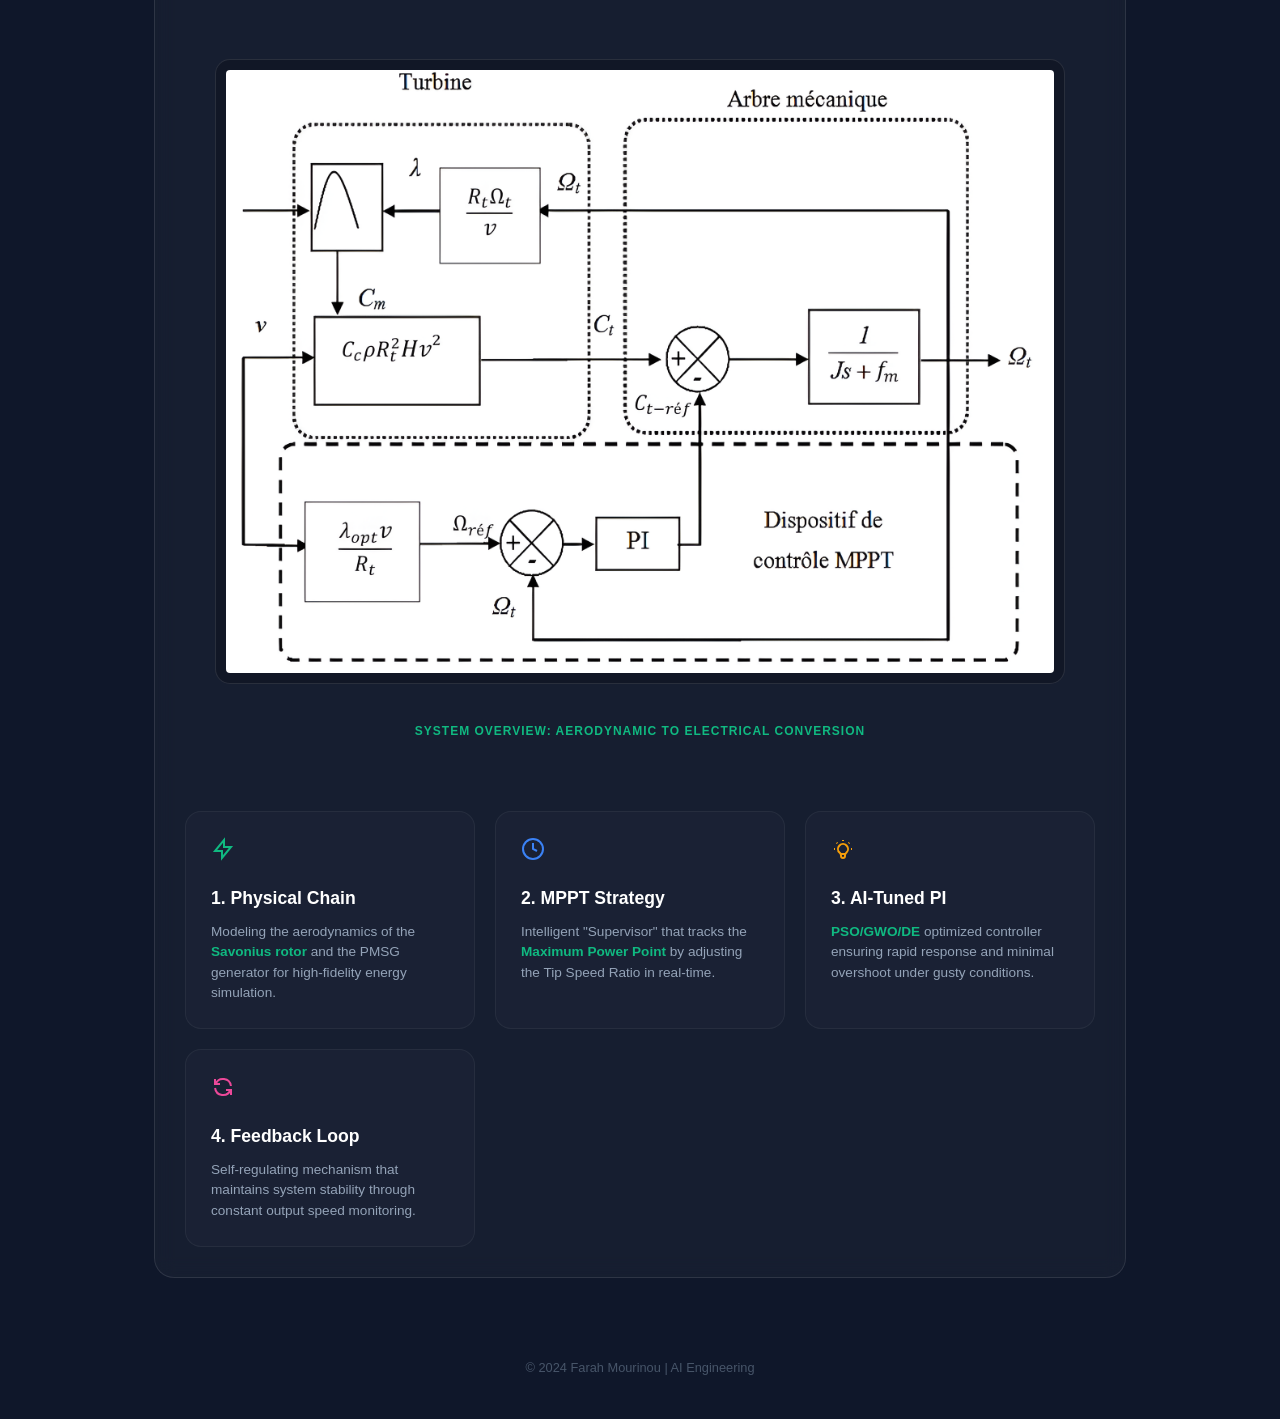
<file: wind.html>
<!DOCTYPE html>
<html lang="en">
<head>
    <meta charset="UTF-8">
    <meta name="viewport" content="width=device-width, initial-scale=1.0">
    <title>Wind Turbine Optimization | MATLAB/Simulink PFE</title>
    <link rel="stylesheet" href="style.css">
    <style>
        :root {
            --wind-dark: #0f172a;
            --wind-accent: #10b981; /* Emerald Green */
            --wind-secondary: #3b82f6; /* Blue */
            --glass: rgba(255, 255, 255, 0.03);
        }

        body {
            background-color: var(--wind-dark);
            color: #f1f5f9;
            font-family: 'Inter', sans-serif;
            margin: 0;
            line-height: 1.6;
        }

        /* --- HEADER --- */
        .hero-header {
            background: linear-gradient(135deg, #064e3b 0%, #0f172a 100%);
            padding: 80px 10% 40px;
            border-bottom: 1px solid rgba(16, 185, 129, 0.2);
            text-align: center;
        }

        .hero-header h1 {
            font-size: 2.5rem;
            background: linear-gradient(to right, #fff, #34d399);
            -webkit-background-clip: text;
            -webkit-text-fill-color: transparent;
            margin-bottom: 15px;
        }

        .tech-stack-badges {
            display: flex;
            justify-content: center;
            gap: 10px;
            flex-wrap: wrap;
        }

        .badge {
            background: rgba(16, 185, 129, 0.1);
            border: 1px solid var(--wind-accent);
            color: var(--wind-accent);
            padding: 5px 15px;
            border-radius: 20px;
            font-size: 0.75rem;
            font-weight: 600;
        }

        /* --- MAIN CONTENT --- */
        .project-container {
            max-width: 1100px;
            margin: auto;
            padding: 40px 5%;
        }

        .grid-layout {
            display: grid;
            grid-template-columns: 1fr 1fr;
            gap: 25px;
            margin-bottom: 40px;
        }

        .glass-block {
            background: var(--glass);
            border: 1px solid rgba(255, 255, 255, 0.1);
            padding: 30px;
            border-radius: 20px;
            backdrop-filter: blur(10px);
        }

        .full-width { grid-column: span 2; }

        h2 {
            color: var(--wind-accent);
            font-size: 1.3rem;
            margin-top: 0;
            border-bottom: 1px solid rgba(255,255,255,0.05);
            padding-bottom: 10px;
            margin-bottom: 20px;
        }

        /* --- AI ALGORITHMS SECTION --- */
        .algo-grid {
            display: grid;
            grid-template-columns: repeat(3, 1fr);
            gap: 15px;
            margin-top: 20px;
        }

        .algo-card {
            background: rgba(255, 255, 255, 0.05);
            padding: 15px;
            border-radius: 12px;
            text-align: center;
            border-top: 3px solid var(--wind-accent);
        }

        .algo-card h3 { font-size: 0.9rem; margin-bottom: 5px; color: #fff; }
        .algo-card p { font-size: 0.75rem; color: #94a3b8; margin: 0; }

        /* --- CENTERED METRIC CARD --- */
        .metric-card {
            display: flex;
            flex-direction: column;
            justify-content: center;
            align-items: center;
            text-align: center;
            min-height: 220px;
            background: radial-gradient(circle at center, rgba(16, 185, 129, 0.1) 0%, transparent 70%);
        }

        .metric-value {
            font-size: 3.5rem;
            font-weight: 800;
            color: #fff;
            line-height: 1;
        }

        .metric-label {
            margin-top: 15px;
            color: var(--wind-accent);
            text-transform: uppercase;
            letter-spacing: 2px;
            font-size: 0.8rem;
            font-weight: 700;
        }

        .back-link {
            color: #94a3b8;
            text-decoration: none;
            display: inline-block;
            margin-bottom: 20px;
        }

        ul { padding-left: 20px; }
        li { margin-bottom: 8px; font-size: 0.9rem; color: #cbd5e1; }
        b { color: var(--wind-accent); }

        .architecture-grid {
            display: grid;
            grid-template-columns: 1fr 1fr;
            gap: 20px;
            margin-top: 20px;
            text-align: left;
        }

        /* --- IMAGE STYLING --- */
        .main-block-img {
            width: 100%;
            max-width: 850px;
            border-radius: 15px;
            border: 1px solid rgba(16, 185, 129, 0.3);
            margin: 20px 0;
            transition: transform 0.3s ease, box-shadow 0.3s ease;
            cursor: pointer;
        }

        .main-block-img:hover {
            transform: scale(1.02);
            box-shadow: 0 10px 30px rgba(16, 185, 129, 0.2);
        }
    </style>
</head>
<body>

    <header class="hero-header">
        <a href="index.html" class="back-link">← Return to Portfolio</a>
        <h1>Variable Speed Wind Turbine Optimization</h1>
        <div class="tech-stack-badges">
            <span class="badge">MATLAB</span>
            <span class="badge">Simulink</span>
            <span class="badge">AI Optimization</span>
            <span class="badge">MPPT Control</span>
            <span class="badge">Savonius Rotor</span>
        </div>
    </header>

    <main class="project-container">
        
        <div class="grid-layout">
            <div class="glass-block full-width">
                <h2>🌍 Project Overview</h2>
                <p>
                    This final-year project focuses on the modeling and power optimization of a <b>Vertical Axis Wind Turbine (VAWT)</b> using a Savonius rotor. The primary challenge addressed is the unpredictable nature of wind speed, which requires advanced <b>Maximum Power Point Tracking (MPPT)</b> strategies to maintain high efficiency.
                </p>
            </div>

            <div class="glass-block">
                <h2>⚙️ Mathematical Modeling</h2>
                <p>Developing a complete simulation chain in <b>MATLAB/Simulink</b>:</p>
                <ul>
                    <li><b>Aerodynamic Model:</b> Calculation of wind power and power coefficients (Cp).</li>
                    <li><b>Mechanical Chain:</b> Modeling the multiplier, transmission shaft, and rotor dynamics.</li>
                    <li><b>Betz Limit:</b> Implementation of theoretical efficiency limits for power extraction.</li>
                </ul>
            </div>

            <div class="glass-block">
                <h2>🧠 AI-Driven Control</h2>
                <p>To optimize the <b>PI Controller</b> parameters (Kp, Ki), several metaheuristic algorithms were implemented and compared:</p>
                
                <div class="algo-grid">
                    <div class="algo-card">
                        <h3>PSO</h3>
                        <p>Particle Swarm Optimization </p>
                    </div>
                    <div class="algo-card">
                        <h3>GWO</h3>
                        <p>Grey Wolf Optimizer</p>
                    </div>
                    <div class="algo-card">
                        <h3>DE</h3>
                        <p>Differential Evolution </p>
                    </div>
                </div>
                <p style="font-size: 0.8rem; margin-top: 15px; color: #94a3b8;">
                    The <b>GWO</b> and <b>DE</b> algorithms showed superior robustness in finding the global minimum for the error function.
                </p>
            </div>
        </div>

        <div class="grid-layout">
            <div class="glass-block metric-card">
                <span class="metric-value">0.15</span>
                <p class="metric-label">Max Power Coefficient (Cp<sub>max</sub>)</p>
            </div>

            <div class="glass-block">
                <h2>📈 Key Results & MPPT</h2>
                <p>The system was tested using three major MPPT techniques:</p>
                <ul>
                    <li><b>TSR (Tip Speed Ratio):</b> Maintaining the optimal lambda (λ<sub>opt</sub> = 0.78).</li>
                    <li><b>OTC (Optimal Torque Control):</b> Adjusting generator torque for peak efficiency.</li>
                    <li><b>PSF (Power Signal Feedback):</b> Tracking power based on reference curves.</li>
                </ul>
            </div>
        </div>

<div class="glass-block full-width" style="text-align: center; border-top: 2px solid var(--wind-accent);">
            <div style="margin-bottom: 40px;">
                <h2 style="font-size: 1.8rem; margin-bottom: 10px;">Simulink Architecture & Control Loop</h2>
                <div style="height: 3px; width: 60px; background: var(--wind-accent); margin: 0 auto 20px;"></div>
                <p style="color: #94a3b8; max-width: 700px; margin: 0 auto;">
                    Detailed visualization of the wind conversion chain. This architecture implements a closed-loop system where AI algorithms optimize real-time response.
                </p>
            </div>
            
            <div style="position: relative; display: inline-block; margin-bottom: 40px;">
                <img src="Blocks.png" alt="Simulink Global Architecture Blocks" class="main-block-img" style="border: 1px solid rgba(255,255,255,0.1); padding: 10px; background: rgba(0,0,0,0.2);">
                <p style="font-size: 0.75rem; color: var(--wind-accent); margin-top: 10px; font-weight: 600; text-transform: uppercase; letter-spacing: 1px;">
                    System Overview: Aerodynamic to Electrical Conversion
                </p>
            </div>

            <div class="architecture-grid" style="display: grid; grid-template-columns: repeat(auto-fit, minmax(240px, 1fr)); gap: 20px; margin-top: 30px;">
                
                <div class="step-card" style="background: rgba(255,255,255,0.02); border: 1px solid rgba(255,255,255,0.05); padding: 25px; border-radius: 16px; text-align: left; transition: 0.3s;">
                    <div style="color: var(--wind-accent); margin-bottom: 15px;">
                        <svg width="24" height="24" fill="none" stroke="currentColor" stroke-width="2" viewBox="0 0 24 24"><path d="M13 10V3L4 14h7v7l9-11h-7z"/></svg>
                    </div>
                    <h3 style="color: #fff; font-size: 1.1rem; margin-bottom: 10px;">1. Physical Chain</h3>
                    <p style="font-size: 0.85rem; color: #94a3b8; margin: 0; line-height: 1.5;">
                        Modeling the aerodynamics of the <b>Savonius rotor</b> and the PMSG generator for high-fidelity energy simulation.
                    </p>
                </div>

                <div class="step-card" style="background: rgba(255,255,255,0.02); border: 1px solid rgba(255,255,255,0.05); padding: 25px; border-radius: 16px; text-align: left; transition: 0.3s;">
                    <div style="color: var(--wind-secondary); margin-bottom: 15px;">
                        <svg width="24" height="24" fill="none" stroke="currentColor" stroke-width="2" viewBox="0 0 24 24"><circle cx="12" cy="12" r="10"/><path d="M12 6v6l4 2"/></svg>
                    </div>
                    <h3 style="color: #fff; font-size: 1.1rem; margin-bottom: 10px;">2. MPPT Strategy</h3>
                    <p style="font-size: 0.85rem; color: #94a3b8; margin: 0; line-height: 1.5;">
                        Intelligent "Supervisor" that tracks the <b>Maximum Power Point</b> by adjusting the Tip Speed Ratio in real-time.
                    </p>
                </div>

                <div class="step-card" style="background: rgba(255,255,255,0.02); border: 1px solid rgba(255,255,255,0.05); padding: 25px; border-radius: 16px; text-align: left; transition: 0.3s;">
                    <div style="color: #f59e0b; margin-bottom: 15px;">
                        <svg width="24" height="24" fill="none" stroke="currentColor" stroke-width="2" viewBox="0 0 24 24"><path d="M9.663 17h4.673M12 3v1m6.364 1.636l-.707.707M21 12h-1M4 12H3m3.343-5.657l-.707-.707m2.828 9.9a5 5 0 117.072 0l-.548.547A3.374 3.374 0 0014 18.469V19a2 2 0 11-4 0v-.531c0-.895-.356-1.754-.989-2.386l-.548-.547z"/></svg>
                    </div>
                    <h3 style="color: #fff; font-size: 1.1rem; margin-bottom: 10px;">3. AI-Tuned PI</h3>
                    <p style="font-size: 0.85rem; color: #94a3b8; margin: 0; line-height: 1.5;">
                        <b>PSO/GWO/DE</b> optimized controller ensuring rapid response and minimal overshoot under gusty conditions.
                    </p>
                </div>

                <div class="step-card" style="background: rgba(255,255,255,0.02); border: 1px solid rgba(255,255,255,0.05); padding: 25px; border-radius: 16px; text-align: left; transition: 0.3s;">
                    <div style="color: #ec4899; margin-bottom: 15px;">
                        <svg width="24" height="24" fill="none" stroke="currentColor" stroke-width="2" viewBox="0 0 24 24"><path d="M4 4v5h.582m15.356 2A8.001 8.001 0 004.582 9m0 0H9m11 11v-5h-.581m0 0a8.003 8.003 0 01-15.357-2m15.357 2H15"/></svg>
                    </div>
                    <h3 style="color: #fff; font-size: 1.1rem; margin-bottom: 10px;">4. Feedback Loop</h3>
                    <p style="font-size: 0.85rem; color: #94a3b8; margin: 0; line-height: 1.5;">
                        Self-regulating mechanism that maintains system stability through constant output speed monitoring.
                    </p>
                </div>
            </div>
        </div>

        <style>
            .step-card:hover {
                background: rgba(255,255,255,0.05) !important;
                border-color: var(--wind-accent) !important;
                transform: translateY(-5px);
            }
        </style>

    </main>

    <footer style="text-align: center; padding: 40px; color: #475569; font-size: 0.8rem;">
        &copy; 2024 Farah Mourinou |  AI Engineering
    </footer>

</body>

</html>
</file>
<file: style.css>
:root {
    --bg: #ffffff;
    --text: #0f172a;
    --accent: #2563eb;
    --card: #f1f5f9;
}

/* DARK MODE */
body.dark {
    --bg: #0f172a;
    --text: #f1f5f9;
    --accent: #3b82f6;
    --card: #1e293b;
}

/* RESET */
* {
    margin: 0;
    padding: 0;
    box-sizing: border-box;
    font-family: 'Inter', sans-serif;
}

html {
    scroll-behavior: smooth;
}

body {
    background: var(--bg);
    color: var(--text);
    transition: 0.3s ease;
    padding-top: 80px;
}

/* NAVBAR */
.navbar {
    position: fixed;
    top: 0;
    width: 100%;
    padding: 20px 8%;
    background: var(--bg);
    backdrop-filter: blur(10px);
    z-index: 1000;
}

.nav-container {
    display: flex;
    justify-content: space-between;
    align-items: center;
}

.nav-links {
    display: flex;
    gap: 40px;
}

.nav-links a {
    text-decoration: none;
    color: var(--text);
    font-weight: 500;
    transition: 0.3s;
}

.nav-links a:hover {
    color: var(--accent);
}

.nav-actions {
    display: flex;
    align-items: center;
    gap: 20px;
}

/* LANGUAGE TOGGLE */
.lang-toggle {
    background: var(--card);
    border-radius: 30px;
    padding: 4px;
    display: flex;
}

.lang-toggle button {
    border: none;
    background: transparent;
    padding: 6px 14px;
    border-radius: 20px;
    cursor: pointer;
    font-size: 14px;
    color: var(--text);
    transition: 0.3s;
}

.lang-toggle .active {
    background: var(--accent);
    color: white;
}

/* HERO */
.hero {
    min-height: 100vh;
    display: flex;
    flex-direction: column;
    justify-content: center;
    padding: 0 10%;
}

.hero h1 {
    font-size: 64px;
    font-weight: 800;
    line-height: 1.1;
}

.typing {
    color: var(--accent);
}

.hero-buttons {
    margin-top: 30px;
    display: flex;
    gap: 20px;
    flex-wrap: wrap;
}

/* BUTTONS */
.btn {
    padding: 14px 30px;
    border-radius: 30px;
    background: var(--accent);
    color: white;
    text-decoration: none;
    font-weight: 600;
    transition: 0.3s;
}

.btn:hover {
    transform: translateY(-3px);
    box-shadow: 0 10px 25px rgba(0,0,0,0.1);
}

.btn-outline {
    background: transparent;
    border: 2px solid var(--accent);
    color: var(--accent);
}

.btn-outline:hover {
    background: var(--accent);
    color: white;
}

/* SECTIONS */
.section {
    padding: 120px 10%;
    max-width: 1200px;
    margin: auto;
}

h2 {
    font-size: 36px;
    margin-bottom: 40px;
    font-weight: 700;
}

/* CARDS */
.projects-grid {
    display: grid;
    grid-template-columns: repeat(auto-fit, minmax(280px, 1fr));
    gap: 30px;
}

.card {
    padding: 35px;
    border-radius: 16px;
    background: var(--card);
    transition: 0.3s ease;
}

.card:hover {
    transform: translateY(-6px);
    box-shadow: 0 20px 40px rgba(0,0,0,0.08);
}

.card strong {
    color: var(--accent);
}

.card p {
    margin-bottom: 10px;
    line-height: 1.6;
}

.card ul {
    margin-top: 10px;
    padding-left: 20px;
}

.card ul li {
    margin-bottom: 6px;
}

/* SKILLS */
.skills-grid {
    display: flex;
    flex-wrap: wrap;
    gap: 15px;
}

.skills-grid span {
    background: var(--card);
    padding: 8px 15px;
    border-radius: 20px;
    font-size: 14px;
}

/* SCROLL REVEAL */
.reveal {
    opacity: 0;
    transform: translateY(60px);
    transition: 0.8s ease;
}

.reveal.active {
    opacity: 1;
    transform: translateY(0);
}

/* CUSTOM CURSOR */
.cursor {
    width: 18px;
    height: 18px;
    border: 2px solid var(--accent);
    border-radius: 50%;
    position: fixed;
    pointer-events: none;
    transform: translate(-50%, -50%);
    transition: 0.1s ease;
    z-index: 999;
}

.cursor.active {
    transform: translate(-50%, -50%) scale(2);
    background: var(--accent);
    opacity: 0.2;
}

/* CONTACT */
.contact-subtitle {
    text-align: center;
    margin-bottom: 40px;
    color: #0407dc;
}

.contact-form {
    max-width: 600px;
    margin: auto;
    display: flex;
    flex-direction: column;
    gap: 25px;
}

.form-group {
    position: relative;
}

.form-group input,
.form-group textarea {
    width: 100%;
    padding: 15px;
    border-radius: 12px;
    border: 2px solid #2563eb; /* bleu */
    background: rgba(255, 255, 255, 0.05);
    color: var(--text);
    font-size: 16px;
    outline: none;
    transition: all 0.3s ease;
}
.form-group input:focus,
.form-group textarea:focus {
    border-color: #3b82f6;
    box-shadow: 0 0 0 4px rgba(59, 130, 246, 0.2);
}
body.dark .form-group input,
body.dark .form-group textarea {
    background: rgba(15, 23, 42, 0.6);
    border: 2px solid #3b82f6;
}
.form-group label {
    position: absolute;
    top: 15px;
    left: 15px;
    color: #888;
    transition: 0.3s;
    pointer-events: none;
}

.form-group input:focus + label,
.form-group input:valid + label,
.form-group textarea:focus + label,
.form-group textarea:valid + label {
    top: -10px;
    left: 10px;
    font-size: 12px;
    color: var(--accent);
    background: var(--bg);
    padding: 0 5px;
}

/* RESPONSIVE */
@media(max-width: 768px) {
    .hero h1 {
        font-size: 38px;
    }

    .nav-links {
        gap: 20px;
    }
}
.cv-btn {
    padding: 10px 26px;
    border-radius: 14px;
    background: linear-gradient(135deg, #3b82f6, #06b6d4);
    color: white;
    text-decoration: none;
    font-weight: 600;
    font-size: 15px;
    display: inline-flex;
    align-items: center;
    justify-content: center;
    transition: all 0.3s ease;
    box-shadow: 0 6px 18px rgba(37, 99, 235, 0.3);
}

.cv-btn:hover {
    transform: translateY(-3px);
    box-shadow: 0 12px 30px rgba(37, 99, 235, 0.45);
}
/* ===== CONTACT PREMIUM CLEAN ===== */

.contact-section {
    padding: 120px 10%;
    background: var(--contact-bg);
    color: var(--text);
}

/* Title */

.contact-title {
    font-size: 60px;
    font-weight: 800;
    text-align: center;
    margin-bottom: 10px;
}

.contact-underline {
    width: 90px;
    height: 4px;
    background: var(--accent);
    margin: 0 auto 25px auto;
    border-radius: 10px;
}

.contact-subtitle {
    color: #94a3b8;
    max-width: 650px;
    margin: 0 auto 70px auto;
    font-size: 18px;
    line-height: 1.6;
    text-align: center;
}

/* Layout */

.contact-container {
    display: grid;
    grid-template-columns: 1fr 1fr;
    gap: 60px;
    align-items: start;
    max-width: 1100px;
    margin: auto;
}

/* Left Side */

.contact-left-title {
    /* Utilisation d'un dégradé pour un look moderne */
    background: linear-gradient(90deg, #2563eb, #06b6d4);
    -webkit-background-clip: text;
    -webkit-text-fill-color: transparent;
    
    font-size: 38px; /* Un peu plus grand pour l'impact */
    font-weight: 800;
    margin-bottom: 20px;
    letter-spacing: -1px;
    display: inline-block;
}

/* Ajout d'une petite animation d'entrée */
.contact-left-title {
    animation: fadeInSlide 0.8s ease-out;
}

@keyframes fadeInSlide {
    from { opacity: 0; transform: translateX(-20px); }
    to { opacity: 1; transform: translateX(0); }
}
.contact-left-text {
    color: #94a3b8;
    line-height: 1.7;
    margin-bottom: 35px;
}

.contact-cards {
    display: flex;
    flex-direction: column;
    gap: 18px;
}

.contact-card {
    display: flex;
    gap: 18px;
    align-items: center;
    background: rgba(255,255,255,0.04);
    border: 1px solid rgba(255,255,255,0.08);
    padding: 20px;
    border-radius: 16px;
    transition: 0.3s ease;
}

.contact-card:hover {
    transform: translateY(-5px);
    border-color: var(--accent);
}

.contact-icon {
    width: 52px;
    height: 52px;
    border-radius: 12px;
    display: flex;
    align-items: center;
    justify-content: center;
    background: rgba(59,130,246,0.15);
    font-size: 22px;
}

.contact-card-text span {
    color: #94a3b8;
    display: block;
    font-size: 14px;
    margin-bottom: 4px;
}

.contact-card-text strong {
    font-size: 16px;
    font-weight: 700;
}

/* ===== FORM ===== */

.contact-form-pro label {
    display: block;
    font-size: 14px;
    font-weight: 600;
    color: #cbd5e1;
    margin: 10px 0 8px;
}

.contact-form-pro input,
.contact-form-pro textarea {
    width: 100%;
    padding: 16px;
    border-radius: 12px;
    border: 2px solid var(--accent);
    background: rgba(255,255,255,0.05);
    color: var(--text);
    outline: none;
    font-size: 15px;
    transition: 0.3s ease;
}

.contact-form-pro input:focus,
.contact-form-pro textarea:focus {
    border-color: var(--accent);
    box-shadow: 0 0 0 4px rgba(59,130,246,0.2);
}

/* Button */

.contact-btn {
    margin-top: 20px;
    width: 100%;
    padding: 16px;
    border: none;
    border-radius: 14px;
    background: linear-gradient(135deg, #2563eb, #06b6d4);
    color: white;
    font-weight: 700;
    font-size: 16px;
    cursor: pointer;
    transition: 0.3s ease;
}

.contact-btn:hover {
    transform: translateY(-3px);
    box-shadow: 0 15px 35px rgba(37, 99, 235, 0.35);
}

/* Responsive */

@media (max-width: 900px) {
    .contact-container {
        grid-template-columns: 1fr;
    }

    .contact-title {
        font-size: 42px;
    }
}
.theme-toggle {
    width: 60px;
    height: 32px;
    border-radius: 50px;
    border: none;
    background: linear-gradient(135deg, #3b82f6, #06b6d4);
    display: flex;
    align-items: center;
    justify-content: center;
    cursor: pointer;
    transition: 0.3s;
    color: white;
    font-size: 16px;
}

.theme-toggle:hover {
    transform: scale(1.05);
}
.badge-current {
    background: rgba(59,130,246,0.15);
    color: #3b82f6;
    padding: 4px 12px;
    border-radius: 20px;
    font-size: 12px;
    margin-left: 10px;
    font-weight: 600;
}

.badge-year {
    background: rgba(148,163,184,0.15);
    color: #94a3b8;
    padding: 4px 12px;
    border-radius: 20px;
    font-size: 12px;
    margin-left: 10px;
    font-weight: 600;
}
/* ===== ABOUT SECTION STRUCTURE ===== */

.about-section {
    padding: 120px 10%;
    background: var(--bg);
}

.about-container {
    display: grid;
    grid-template-columns: 1fr 1fr;
    gap: 80px;
    align-items: center;
}

/* Left visual */

.about-visual {
    display: flex;
    justify-content: center;
}

.visual-card {
    width: 320px;
    height: 320px;
    border-radius: 24px;
    background: var(--card);
    display: flex;
    align-items: center;
    justify-content: center;
    position: relative;
    transition: 0.3s ease;
}

.visual-card:hover {
    transform: translateY(-8px);
}

.visual-circle {
    width: 140px;
    height: 140px;
    border-radius: 50%;
    background: var(--accent);
    display: flex;
    align-items: center;
    justify-content: center;
    color: white;
    font-size: 42px;
    font-weight: 700;
}

/* Right content */

.about-content h2 {
    font-size: 48px;
    margin-bottom: 25px;
}

.about-content p {
    line-height: 1.7;
    margin-bottom: 20px;
}

/* Stats */

.about-stats {
    display: flex;
    gap: 25px;
    margin-top: 40px;
    flex-wrap: wrap;
}

.stat-card {
    background: var(--card);
    padding: 25px;
    border-radius: 16px;
    min-width: 160px;
    text-align: center;
    transition: 0.3s ease;
}

.stat-card:hover {
    transform: translateY(-5px);
}

.stat-card h3 {
    font-size: 32px;
    color: var(--accent);
    margin-bottom: 8px;
}

.stat-card span {
    font-size: 14px;
    color: #94a3b8;
}

/* Responsive */

@media (max-width: 900px) {
    .about-container {
        grid-template-columns: 1fr;
        gap: 50px;
    }

    .about-content h2 {
        font-size: 36px;
    }

    .about-stats {
        justify-content: center;
    }
}
/* ===== ABOUT PREMIUM ===== */

.about-section {
    position: relative;
    padding: 140px 10%;
    overflow: hidden;
}

/* Gradient Glow Background */

.about-glow {
    position: absolute;
    width: 500px;
    height: 500px;
    background: radial-gradient(circle, rgba(59,130,246,0.25) 0%, transparent 70%);
    top: -100px;
    left: -100px;
    filter: blur(80px);
    z-index: 0;
}

/* Layout */

.about-container {
    display: grid;
    grid-template-columns: 1fr 1fr;
    gap: 80px;
    align-items: center;
    position: relative;
    z-index: 2;
}

/* Glass Card */

.glass-card {
    width: 340px;
    height: 340px;
    border-radius: 28px;
    backdrop-filter: blur(20px);
    background: rgba(255,255,255,0.05);
    border: 1px solid rgba(255,255,255,0.1);
    display: flex;
    align-items: center;
    justify-content: center;
    box-shadow: 0 20px 50px rgba(0,0,0,0.15);
    transition: 0.4s ease;
}

.glass-card:hover {
    transform: translateY(-10px);
}

/* SVG */

.fm-svg circle {
    fill: none;
    stroke: var(--accent);
    stroke-width: 4;
}

.fm-svg text {
    fill: var(--accent);
    font-size: 60px;
    font-weight: 800;
    font-family: 'Inter', sans-serif;
}

/* Content */

.about-content h2 {
    font-size: 48px;
    margin-bottom: 25px;
}

.about-content p {
    line-height: 1.7;
    margin-bottom: 20px;
}

/* Stats */

.about-stats {
    display: flex;
    gap: 25px;
    margin-top: 40px;
    flex-wrap: wrap;
}

.stat-card {
    background: var(--card);
    padding: 30px;
    border-radius: 18px;
    min-width: 160px;
    text-align: center;
    transition: 0.3s ease;
    opacity: 0;
    transform: translateY(40px);
}

.stat-card h3 {
    font-size: 32px;
    color: var(--accent);
}

.stat-card span {
    font-size: 14px;
    color: #94a3b8;
}

/* Scroll animation active */

.stat-card.active {
    opacity: 1;
    transform: translateY(0);
}

/* Responsive */

@media (max-width: 900px) {
    .about-container {
        grid-template-columns: 1fr;
        gap: 60px;
    }

    .glass-card {
        margin: auto;
    }

    .about-content h2 {
        font-size: 36px;
    }
}
.skills-container {
    display: grid;
    grid-template-columns: repeat(auto-fit, minmax(300px, 1fr));
    gap: 40px;
    margin-top: 60px;
}

.skill-card {
    padding: 40px;
    border-radius: 20px;
    background: var(--card);
    transition: 0.3s ease;
}

.skill-card:hover {
    transform: translateY(-8px);
}

.skill-icon {
    font-size: 28px;
    margin-bottom: 20px;
}

.skill-card h3 {
    margin-bottom: 20px;
    font-size: 22px;
}

.skill-tags {
    display: flex;
    flex-wrap: wrap;
    gap: 12px;
}

.skill-tags span {
    padding: 8px 14px;
    border-radius: 20px;
    font-size: 14px;
    background: rgba(133, 128, 128, 0.05);
}
.skills-container {
    display: grid;
    grid-template-columns: repeat(auto-fit, minmax(320px, 1fr));
    gap: 40px;
    margin-top: 50px;
}

.skill-card {
    background: var(--card);
    padding: 30px;
    border-radius: 18px;
    transition: 0.3s ease;
}

.skill-card:hover {
    transform: translateY(-6px);
    box-shadow: 0 15px 35px rgba(0,0,0,0.08);
}

.skill-card h3 {
    margin-bottom: 20px;
    font-size: 20px;
}

.skill-tags {
    display: flex;
    flex-wrap: wrap;
    gap: 12px;
}

.skill-tags span {
    padding: 8px 16px;
    border-radius: 25px;
    background: rgba(37, 99, 235, 0.12);
    border: 1px solid rgba(37, 99, 235, 0.25);
    font-size: 14px;
    transition: 0.3s;
}

.skill-tags span:hover {
    background: var(--accent);
    color: white;
    transform: translateY(-2px);
}
/* ===== PROJECTS GRID ===== */

.projects-container {
    display: grid;
    grid-template-columns: repeat(auto-fit, minmax(320px, 1fr));
    gap: 40px;
    margin-top: 60px;
}

/* ===== PROJECT CARD ===== */

.project-card {
    background: var(--card);
    border-radius: 20px;
    overflow: hidden;
    transition: all 0.3s ease;
}

.project-card:hover {
    transform: translateY(-10px);
    box-shadow: 0 20px 40px rgba(0,0,0,0.1);
}

/* ===== TOP GRADIENT AREA ===== */

.project-top {
    height: 180px;
    display: flex;
    align-items: center;
    justify-content: center;
}

.project-icon {
    font-size: 40px;
    background: white;
    width: 80px;
    height: 80px;
    border-radius: 50%;
    display: flex;
    align-items: center;
    justify-content: center;
}

/* ===== CONTENT ===== */

.project-content {
    padding: 30px;
}

.project-content h3 {
    margin-bottom: 15px;
    font-size: 20px;
}

.project-content p {
    margin-bottom: 20px;
    line-height: 1.6;
    font-size: 15px;
}

/* ===== TAGS ===== */

.project-tags {
    display: flex;
    flex-wrap: wrap;
    gap: 10px;
}

.project-tags span {
    background: rgba(59,130,246,0.1);
    color: var(--accent);
    padding: 6px 12px;
    border-radius: 20px;
    font-size: 13px;
    font-weight: 500;
}

/* ===== GRADIENTS ===== */

.gradient-blue {
    background: linear-gradient(135deg, #2563eb, #06b6d4);
}

.gradient-cyan {
    background: linear-gradient(135deg, #0ea5e9, #22d3ee);
}

.gradient-purple {
    background: linear-gradient(135deg, #9333ea, #ec4899);
}

.gradient-green {
    background: linear-gradient(135deg, #10b981, #14b8a6);
}

.gradient-orange {
    background: linear-gradient(135deg, #f97316, #f59e0b);
}
/* PROJECT STRUCTURE */

.projects-container {
    display: grid;
    grid-template-columns: repeat(auto-fit, minmax(320px, 1fr));
    gap: 40px;
    margin-top: 60px;
}

.project-card {
    background: var(--card);
    border-radius: 22px;
    overflow: hidden;
    transition: 0.4s ease;
}

.project-card:hover {
    transform: translateY(-10px);
    box-shadow: 0 20px 40px rgba(0,0,0,0.12);
}

.project-top {
    height: 180px;
    display: flex;
    align-items: center;
    justify-content: center;
}

.project-icon {
    font-size: 40px;
    background: white;
    width: 90px;
    height: 90px;
    border-radius: 50%;
    display: flex;
    align-items: center;
    justify-content: center;
}

/* Custom gradients but your theme */
.project-blue {
    background: linear-gradient(135deg, var(--accent), #06b6d4);
}

.project-cyan {
    background: linear-gradient(135deg, #0ea5e9, #22d3ee);
}

.project-purple {
    background: linear-gradient(135deg, #9333ea, #ec4899);
}

.project-content {
    padding: 30px;
}

.project-content h3 {
    margin-bottom: 15px;
}

.project-content p {
    margin-bottom: 20px;
    line-height: 1.6;
}

.project-tags {
    display: flex;
    flex-wrap: wrap;
    gap: 10px;
    margin-bottom: 20px;
}

.project-tags span {
    background: rgba(37, 99, 235, 0.1);
    color: var(--accent);
    padding: 6px 14px;
    border-radius: 20px;
    font-size: 13px;
}

.project-btn {
    display: inline-block;
    padding: 10px 20px;
    border-radius: 25px;
    background: var(--accent);
    color: white;
    text-decoration: none;
    font-weight: 600;
    transition: 0.3s;
}

.project-btn:hover {
    transform: translateY(-3px);
}
.project-green {
    background: linear-gradient(135deg, #10b981, #14b8a6);
}

.project-orange {
    background: linear-gradient(135deg, #f97316, #f59e0b);
}

.project-darkblue {
    background: linear-gradient(135deg, #1e3a8a, #2563eb);
}
/* ===== PROJECTS GRID ===== */

.projects-container {
    display: grid;
    grid-template-columns: repeat(3, 1fr); /* 3 colonnes fixes */
    gap: 40px;
    margin-top: 60px;
}

/* Responsive */
@media (max-width: 1100px) {
    .projects-container {
        grid-template-columns: repeat(2, 1fr);
    }
}

@media (max-width: 700px) {
    .projects-container {
        grid-template-columns: 1fr;
    }
}

/* ===== PROJECT CARD ===== */

.project-card {
    background: var(--card);
    border-radius: 20px;
    overflow: hidden;
    display: flex;
    flex-direction: column;
    height: 100%;
    transition: 0.3s ease;
}

.project-card:hover {
    transform: translateY(-10px);
    box-shadow: 0 20px 40px rgba(0,0,0,0.1);
}
.project-intro {
    margin-bottom: 40px;
    font-size: 18px;
    color: #94a3b8;
}

.detail-card {
    background: var(--card);
    padding: 30px;
    border-radius: 18px;
    margin-bottom: 30px;
    transition: 0.3s ease;
}

.detail-card:hover {
    transform: translateY(-5px);
    box-shadow: 0 15px 35px rgba(0,0,0,0.1);
}

.detail-card h2 {
    margin-bottom: 15px;
    color: var(--accent);
}

.detail-card ul {
    padding-left: 20px;
    line-height: 1.6;
}
.project-intro {
    margin-bottom: 40px;
    font-size: 18px;
    color: #94a3b8;
}

.detail-card {
    background: var(--card);
    padding: 30px;
    border-radius: 18px;
    margin-bottom: 30px;
    transition: 0.3s ease;
}

.detail-card:hover {
    transform: translateY(-5px);
    box-shadow: 0 15px 35px rgba(0,0,0,0.1);
}

.detail-card h2 {
    margin-bottom: 15px;
    color: var(--accent);
}

.detail-card ul {
    padding-left: 20px;
    line-height: 1.6;
}
.contact-icon i {
    font-size: 24px; /* Adjust size as needed */
    transition: 0.3s;
}

/* Optional: change color on hover of the parent card */
.contact-card:hover .contact-icon i {
    transform: scale(1.1);
}
.contact-icon {
    display: flex;
    align-items: center;
    justify-content: center;
}

.contact-icon img {
    display: block;
    object-fit: contain;
}
.projects-container {
    display: grid;
    /* Crée 3 colonnes égales sur grand écran */
    grid-template-columns: repeat(3, 1fr); 
    gap: 2rem; /* Espace entre les cartes */
}

/* Optionnel : Pour que ce soit joli sur mobile */
@media (max-width: 992px) {
    .projects-container {
        grid-template-columns: repeat(2, 1fr); /* 2 colonnes sur tablette */
    }
}

@media (max-width: 600px) {
    .projects-container {
        grid-template-columns: 1fr; /* 1 colonne sur téléphone */
    }
}
.project-intro {
    font-size: 18px;
    color: #94a3b8;
    margin-bottom: 40px;
}

.detail-card {
    background: var(--card);
    padding: 35px;
    border-radius: 20px;
    margin-bottom: 35px;
    transition: 0.3s ease;
}

.detail-card:hover {
    transform: translateY(-6px);
    box-shadow: 0 15px 35px rgba(0,0,0,0.12);
}

.detail-card h2 {
    margin-bottom: 15px;
    color: var(--accent);
}

.detail-card ul {
    padding-left: 20px;
    line-height: 1.8;
}
.project-header {
    margin-bottom: 60px;
}

.project-header h1 {
    font-size: 42px;
    margin-bottom: 15px;
}

.project-header p {
    color: #94a3b8;
    font-size: 18px;
    max-width: 700px;
}

.project-block {
    padding: 40px;
    border-radius: 24px;
    margin-bottom: 40px;
    color: white;
    transition: 0.3s ease;
}

.project-block:hover {
    transform: translateY(-8px);
}

.project-block h2 {
    margin-bottom: 15px;
    font-size: 26px;
}

.project-block ul {
    padding-left: 20px;
    line-height: 1.8;
}

/* GRADIENTS */

.project-gradient-1 {
    background: linear-gradient(135deg, #6366f1, #9333ea);
}

.project-gradient-2 {
    background: linear-gradient(135deg, #ec4899, #a855f7);
}

.project-gradient-3 {
    background: linear-gradient(135deg, #3b82f6, #06b6d4);
}

.project-gradient-4 {
    background: linear-gradient(135deg, #10b981, #14b8a6);
}
.project-block {
    padding: 40px;
    border-radius: 24px;
    margin-bottom: 40px;
    color: white;
    transition: 0.3s ease;
}

.project-block:hover {
    transform: translateY(-8px);
}

.project-gradient-1 {
    background: linear-gradient(135deg, #6366f1, #9333ea);
}

.project-gradient-2 {
    background: linear-gradient(135deg, #ec4899, #a855f7);
}

.project-gradient-3 {
    background: linear-gradient(135deg, #3b82f6, #06b6d4);
}

.project-gradient-4 {
    background: linear-gradient(135deg, #10b981, #14b8a6);
}

.project-header h1 {
    font-size: 42px;
    margin-bottom: 15px;
}
/* Style global pour tous les titres de section */
.section-header {
    text-align: center;
    margin-bottom: 50px;
}

.section-title {
    font-size: 50px; /* Taille ajustée pour être cohérente partout */
    font-weight: 800;
    margin-bottom: 10px;
    color: var(--text);
}

.section-underline {
    width: 80px;
    height: 4px;
    background: var(--accent);
    margin: 0 auto;
    border-radius: 10px;
}

/* On uniformise aussi les marges des sections pour l'équilibre visuel */
.section, .about-section, .contact-section {
    padding: 100px 10%;
}
/* Container des langues */
.languages-container {
    max-width: 800px;
    margin: 40px auto 0;
    display: flex;
    flex-direction: column;
    gap: 30px;
    padding: 20px;
}

/* Item de langue */
.lang-item {
    width: 100%;
}

.lang-info {
    display: flex;
    justify-content: space-between;
    margin-bottom: 10px;
    font-weight: 600;
}

.lang-name {
    font-size: 18px;
    color: var(--text);
}

.lang-level {
    font-size: 14px;
    color: var(--accent);
    text-transform: uppercase;
    letter-spacing: 1px;
}

/* Barre de progression */
.progress-bar {
    width: 100%;
    height: 10px;
    background: var(--card); /* Fond gris léger ou sombre selon le mode */
    border-radius: 20px;
    overflow: hidden;
    border: 1px solid rgba(255, 255, 255, 0.05);
}

.progress-fill {
    height: 100%;
    background: linear-gradient(90deg, var(--accent), #06b6d4);
    border-radius: 20px;
    transition: width 1.5s cubic-bezier(0.1, 0.42, 0.41, 1); /* Animation fluide au chargement */
}

/* Effet Dark Mode spécifique si besoin */
body.dark .progress-bar {
    background: #1e293b;
}
.skills-grid {
    display: grid;
    grid-template-columns: repeat(auto-fit, minmax(350px, 1fr));
    gap: 25px;
    margin-top: 40px;
}

.skill-category {
    background: var(--card-bg); /* Utilisez votre variable de fond de carte */
    border: 1px solid rgba(255, 255, 255, 0.1);
    border-radius: 15px;
    padding: 25px;
    transition: transform 0.3s ease, border-color 0.3s ease;
}

.skill-category:hover {
    transform: translateY(-5px);
    border-color: var(--accent);
}

.category-header {
    display: flex;
    align-items: center;
    gap: 15px;
    margin-bottom: 20px;
    border-bottom: 1px solid rgba(255, 255, 255, 0.1);
    padding-bottom: 10px;
}

.category-header h3 {
    font-size: 1.3rem;
    color: var(--accent);
}

.skill-group h4 {
    font-size: 0.85rem;
    text-transform: uppercase;
    letter-spacing: 1px;
    margin: 15px 0 10px;
    color: var(--text-muted); /* Gris plus clair */
}

.skill-tags {
    display: flex;
    flex-wrap: wrap;
    gap: 8px;
}

.skill-tags span {
    background: rgba(var(--accent-rgb), 0.1);
    color: var(--text);
    padding: 5px 12px;
    border-radius: 6px;
    font-size: 0.85rem;
    border: 1px solid rgba(var(--accent-rgb), 0.2);
    transition: all 0.3s ease;
}

.skill-tags span:hover {
    background: var(--accent);
    color: #fff;
}
/* --- Variables de couleurs par catégorie --- */
.card-ai { --accent-color: #8b5cf6; }    /* Violet */
.card-cv { --accent-color: #06b6d4; }    /* Cyan */
.card-prog { --accent-color: #10b981; }  /* Vert */
.card-libs { --accent-color: #3b82f6; }  /* Bleu */
.card-tools { --accent-color: #f59e0b; } /* Orange */

.skill-card {
    background: var(--card-bg);
    border-radius: 15px;
    padding: 25px;
    border: 1px solid rgba(255, 255, 255, 0.1);
    border-top: 4px solid var(--accent-color); /* Ligne de couleur en haut */
    transition: all 0.3s ease;
}

.skill-card:hover {
    transform: translateY(-5px);
    box-shadow: 0 10px 20px rgba(0, 0, 0, 0.2);
    border-color: var(--accent-color);
}

.skill-card h3 {
    font-size: 1.2rem;
    margin-bottom: 20px;
    color: var(--accent-color);
}

.skill-tags {
    display: flex;
    flex-wrap: wrap;
    gap: 10px;
}

.skill-tags span {
    background: rgba(255, 255, 255, 0.05); /* Fond subtil */
    padding: 6px 14px;
    border-radius: 8px;
    font-size: 0.9rem;
    border: 1px solid rgba(255, 255, 255, 0.1);
    transition: all 0.3s ease;
}

/* Effet au survol des tags individuels */
.skill-tags span:hover {
    background: var(--accent-color);
    color: white;
    border-color: var(--accent-color);
    box-shadow: 0 0 10px var(--accent-color);
}
/* Modification du style des tags pour qu'ils soient colorés par défaut */
.skill-tags span {
    /* On utilise la couleur de l'accentuation définie dans la carte parente */
    background: var(--accent-color); 
    color: #ffffff; /* Texte en blanc pour un contraste maximal */
    padding: 6px 14px;
    border-radius: 8px;
    font-size: 0.85rem;
    font-weight: 600;
    border: none;
    box-shadow: 0 2px 4px rgba(0, 0, 0, 0.1);
    transition: all 0.3s ease;
    display: inline-block;
}

/* Effet de brillance au survol de la carte ou du tag */
.skill-tags span:hover {
    transform: scale(1.1);
    filter: brightness(1.2); /* Rend la couleur plus vive au survol */
    box-shadow: 0 0 15px var(--accent-color);
}


.skill-tags span {
    background: rgba(var(--accent-rgb), 0.2); 
    color: var(--accent-color);
    border: 1px solid var(--accent-color);
}
.timeline {
    position: relative;
    max-width: 900px;
    margin: 50px auto;
    padding: 0 20px;
}

/* La ligne verticale */
.timeline::before {
    content: '';
    position: absolute;
    left: 31px;
    top: 0;
    height: 100%;
    width: 2px;
    background: linear-gradient(to bottom, var(--accent), transparent);
}

.timeline-item {
    position: relative;
    margin-bottom: 40px;
    padding-left: 60px;
}

.timeline-dot {
    position: absolute;
    left: 25px;
    top: 5px;
    width: 14px;
    height: 14px;
    background: var(--accent);
    border-radius: 50%;
    border: 3px solid var(--card-bg);
    z-index: 2;
}

.timeline-date {
    font-size: 0.9rem;
    font-weight: 800;
    color: var(--accent);
    margin-bottom: 5px;
    text-transform: uppercase;
}

.timeline-content {
    background: var(--card-bg);
    padding: 25px;
    border-radius: 12px;
    border: 1px solid rgba(255, 255, 255, 0.05);
    transition: transform 0.3s ease;
}

.timeline-content:hover {
    transform: translateX(10px);
    border-color: var(--accent);
}

.timeline-content h3 {
    font-size: 1.25rem;
    margin-bottom: 8px;
}

.university {
    display: block;
    font-weight: 600;
    color: var(--text-muted);
    margin-bottom: 10px;
}

.badge-current {
    background: var(--accent);
    color: white;
    padding: 3px 10px;
    border-radius: 20px;
    font-size: 0.75rem;
    font-weight: bold;
}
/* Effet de halo sur le point de la timeline pour l'élément actuel */
.timeline-item:first-child .timeline-dot {
    box-shadow: 0 0 0 4px rgba(var(--accent-rgb), 0.2), 0 0 15px var(--accent);
    animation: pulse-dot 2s infinite;
}

@keyframes pulse-dot {
    0% { transform: scale(1); opacity: 1; }
    50% { transform: scale(1.2); opacity: 0.7; }
    100% { transform: scale(1); opacity: 1; }
}

/* Style spécifique pour les noms d'université */
.university {
    font-weight: 600;
    background: linear-gradient(90deg, var(--text), var(--accent));
    -webkit-background-clip: text;
    -webkit-text-fill-color: transparent;
    display: inline-block;
}

/* Amélioration de la carte au survol */
.timeline-content {
    position: relative;
    overflow: hidden;
    background: rgba(255, 255, 255, 0.03); /* Effet Glassmorphism */
    backdrop-filter: blur(10px);
}

/* Petite barre de couleur sur le côté de la carte au survol */
.timeline-content::after {
    content: '';
    position: absolute;
    left: 0;
    top: 0;
    width: 0;
    height: 100%;
    background: var(--accent);
    transition: width 0.3s ease;
    opacity: 0.1;
}

.timeline-content:hover::after {
    width: 100%;
}
.experience-meta {
    margin-bottom: 15px;
    display: flex;
    flex-wrap: wrap;
    gap: 15px;
}

.company {
    font-weight: 700;
    color: var(--accent);
}

.location {
    color: var(--text-muted);
    font-style: italic;
}

.experience-context {
    background: rgba(var(--accent-rgb), 0.05);
    padding: 12px;
    border-left: 3px solid var(--accent);
    margin-bottom: 15px;
    font-size: 0.95rem;
    border-radius: 0 8px 8px 0;
}

.experience-list {
    list-style: none;
    padding-left: 0;
}

.experience-list li {
    position: relative;
    padding-left: 20px;
    margin-bottom: 10px;
    line-height: 1.5;
}

.experience-list li::before {
    content: '▹';
    position: absolute;
    left: 0;
    color: var(--accent);
    font-weight: bold;
}



/* Animation du cercle SVG */
.fm-svg circle {
    stroke-dasharray: 535;
    stroke-dashoffset: 535;
    animation: drawCircle 2s ease-out forwards;
}

@keyframes drawCircle {
    to { stroke-dashoffset: 0; }
}

.svg-initials {
    font-size: 50px;
    font-weight: 900;
    fill: var(--text);
    letter-spacing: -2px;
}

/* Tagline & Description */
.about-tagline {
    font-size: 1.5rem;
    margin-bottom: 20px;
    color: var(--text);
}

.about-tagline strong {
    color: var(--accent);
}

.about-description {
    line-height: 1.8;
    color: var(--text-muted);
    margin-bottom: 15px;
}

/* Specialties Chips */
.about-specialties {
    display: flex;
    flex-wrap: wrap;
    gap: 12px;
    margin: 25px 0;
}

.spec-item {
    background: rgba(var(--accent-rgb), 0.1);
    border: 1px solid rgba(var(--accent-rgb), 0.2);
    padding: 8px 16px;
    border-radius: 50px;
    font-size: 0.85rem;
    font-weight: 600;
    display: flex;
    align-items: center;
    gap: 8px;
    transition: 0.3s;
}

.spec-item:hover {
    background: var(--accent);
    color: white;
}

/* Internship Box */
.internship-box {
    margin-top: 40px;
    background: var(--card);
    padding: 25px;
    border-radius: 20px;
    border-left: 5px solid var(--accent);
    display: flex;
    justify-content: space-between;
    align-items: center;
    gap: 20px;
}

.intern-info {
    display: flex;
    align-items: center;
    gap: 15px;
}

.intern-info i {
    font-size: 1.5rem;
    color: var(--accent);
}

.status-dot {
    height: 10px;
    width: 10px;
    background-color: #10b981;
    border-radius: 50%;
    display: inline-block;
    margin-right: 5px;
    box-shadow: 0 0 10px #10b981;
    animation: pulse 2s infinite;
}

@keyframes pulse {
    0% { transform: scale(0.95); opacity: 0.7; }
    70% { transform: scale(1.1); opacity: 1; }
    100% { transform: scale(0.95); opacity: 0.7; }
}

@media (max-width: 768px) {
    .internship-box { flex-direction: column; text-align: center; }
}
.spec-item {
    display: flex;
    align-items: center;
    gap: 10px;
    padding: 8px 24px; /* Un peu plus d'espace sur les côtés */
    font-size: 0.95rem; /* Taille de police lisible */
    font-weight: 600;
    color: #3b82f6; /* Le bleu exact de votre image */
    background: transparent;
    border: 1px solid #3b82f6; /* Bordure fine et précise */
    border-radius: 50px; /* Coins parfaitement arrondis */
    transition: all 0.3s ease;
    cursor: default;
}

/* On s'assure que l'icône a la même couleur que le texte */
.spec-item i {
    color: #3b82f6;
    background: none;
    -webkit-text-fill-color: initial;
    background-clip: initial;
}

/* Effet au survol (discret) */
.spec-item:hover {
    background: rgba(59, 130, 246, 0.05); /* Un léger fond bleu au survol */
    transform: translateY(-2px);
    box-shadow: 0 4px 12px rgba(59, 130, 246, 0.1);
}
.name-highlight {
    background: linear-gradient(90deg, #2563eb, #06b6d4);
    -webkit-background-clip: text;
    background-clip: text;
    -webkit-text-fill-color: transparent;
    font-weight: 800;
    font-size: 1.6rem;
}

.about-tagline {
    font-size: 1.3rem;
    color: var(--text);
    margin-bottom: 25px;
}

/* Style des cellules (Hugging Face style) */
.spec-item {
    display: flex;
    align-items: center;
    gap: 10px;
    padding: 8px 20px;
    font-size: 0.9rem;
    font-weight: 600;
    color: #3b82f6;
    background: transparent;
    border: 1px solid #3b82f6;
    border-radius: 50px;
    transition: 0.3s;
}

.spec-item:hover {
    background: rgba(59, 130, 246, 0.05);
    transform: translateY(-2px);
}
.name-gradient {
    background: linear-gradient(90deg, #2563eb, #06b6d4);
    -webkit-background-clip: text;
    background-clip: text;
    -webkit-text-fill-color: transparent;
    font-weight: 900;
}

.hero h1 {
    font-size: 3.5rem;
    margin-bottom: 10px;
    color: var(--text);
}

.hero-typing-container {
    font-size: 2rem;
    font-weight: 500;
    margin-bottom: 25px;
    color: var(--text-muted);
}

.hero-description {
    max-width: 700px;
    margin: 0 auto 40px;
    line-height: 1.6;
    font-size: 1.1rem;
    color: var(--text-muted);
}

.hero-description strong {
    color: var(--text);
}

/* Ajustement des boutons pour être côte à côte */
.hero-buttons {
    display: flex;
    gap: 20px;
    justify-content: center;
}

/* Effet de brillance discret sur le badge */
.hero-badge {
    animation: shine 3s infinite;
    background: rgba(59, 130, 246, 0.1);
    border: 1px solid rgba(59, 130, 246, 0.3);
    color: #3b82f6;
    padding: 6px 15px;
    border-radius: 20px;
    font-weight: 600;
    font-size: 0.9rem;
    display: inline-block;
    margin-bottom: 20px;
}

@keyframes shine {
    0% { opacity: 0.8; }
    50% { opacity: 1; box-shadow: 0 0 10px rgba(59, 130, 246, 0.2); }
    100% { opacity: 0.8; }
}
.hero-typing-container {
    font-size: 2.2rem;
    font-weight: 700;
    margin-bottom: 25px;
    color: var(--text); /* "I build" reste en couleur normale */
}

.typing {
    /* Application du dégradé Bleu -> Cyan */
    background: linear-gradient(90deg, #2563eb, #06b6d4);
    -webkit-background-clip: text;
    background-clip: text;
    -webkit-text-fill-color: transparent;
    
    /* Important pour l'animation */
    display: inline-block; 
    padding-left: 10px;
}

/* Optionnel : Personnaliser le curseur de frappe pour qu'il soit bleu aussi */
.typed-cursor {
    color: #2563eb;
    font-size: 2.2rem;
}
/* Style réduit pour le bouton CV dans la navbar */
.nav-actions .btn {
    padding: 6px 16px; /* Réduction de la taille */
    font-size: 0.85rem; /* Texte plus petit */
    border-radius: 20px; /* Arrondi plus fin */
    font-weight: 700;
    letter-spacing: 0.5px;
    transition: 0.3s ease;
}

/* Optionnel : Lui donner un style "Outline" comme votre image précédente */
.nav-actions .btn {
    background: transparent;
    color: #3b82f6;
    border: 1px solid #3b82f6;
}

.nav-actions .btn:hover {
    background: #3b82f6;
    color: white;
    transform: scale(1.05);
}
/* Ciblage du bouton CV uniquement dans la navbar */
.nav-actions .btn {
    background: #3b82f6; /* Le bleu de Explore Work */
    color: white !important; /* Texte blanc forcé */
    padding: 6px 14px; /* Taille réduite */
    font-size: 0.8rem;
    font-weight: 700;
    border-radius: 50px;
    text-decoration: none;
    border: none;
    transition: all 0.3s ease;
    display: inline-flex;
    align-items: center;
    justify-content: center;
    box-shadow: 0 4px 10px rgba(59, 130, 246, 0.2);
}

.nav-actions .btn:hover {
    transform: translateY(-2px);
    box-shadow: 0 6px 15px rgba(59, 130, 246, 0.3);
    background: #2563eb; /* Bleu un peu plus foncé au survol */
}
.navbar {
    backdrop-filter: blur(10px);
    background: rgba(255, 255, 255, 0.8); /* Ou dark selon ton thème */
    position: sticky;
    top: 0;
    z-index: 1000;
}
.contact-btn {
    display: inline-flex;
    align-items: center;
    gap: 12px; /* Espace entre le texte et l'icône */
    padding: 10px 24px;
    background-color: transparent;
    color: #3b82f6; /* Bleu Hugging Face */
    border: 1px solid #3b82f6;
    border-radius: 12px; /* Bordures très arrondies */
    font-size: 1rem;
    font-weight: 600;
    cursor: pointer;
    transition: all 0.2s ease;
}

.contact-btn i {
    font-size: 1.1rem;
    /* Rotation légère pour correspondre à l'angle de votre image */
    transform: rotate(0deg); 
}

.contact-btn:hover {
    background-color: rgba(59, 130, 246, 0.05);
    transform: translateY(-1px);
}
.contact-btn-gradient {
    display: inline-flex;
    align-items: center;
    justify-content: center;
    gap: 12px;
    
    /* Dégradé du bleu vers le cyan */
    background: linear-gradient(90deg, #2563eb, #06b6d4);
    
    color: white;
    border: none;
    padding: 12px 30px;
    border-radius: 50px; /* Bords très arrondis comme sur votre image */
    font-size: 1rem;
    font-weight: 600;
    cursor: pointer;
    transition: transform 0.2s, box-shadow 0.2s;
}

.contact-btn-gradient i {
    font-size: 1.1rem;
}

/* Effet au survol */
.contact-btn-gradient:hover {
    transform: translateY(-2px);
    box-shadow: 0 5px 15px rgba(37, 99, 235, 0.4);
}
/* Gradient effect for your name */
.name-gradient {
    background: linear-gradient(90deg, #2563eb, #06b6d4);
    -webkit-background-clip: text;
    background-clip: text;
    -webkit-text-fill-color: transparent;
    font-weight: 800;
}

/* Hero location styling */
.hero-location {
    font-size: 1.1rem;
    color: var(--text-muted);
    margin-top: 10px;
    display: flex;
    align-items: center;
    justify-content: center;
    gap: 8px;
}

.hero-location i {
    color: #0808b5; /* Red pin for the map marker */
    font-size: 0.95rem;
}

.hero-info-sub {
    margin-bottom: 35px;
}

/* Subtitle styling for clarity */
.hero-subtitle {
    font-size: 1.2rem;
    color: var(--text);
}
.footer {
    padding: 40px 0;
    background: var(--bg-secondary); /* Une couleur légèrement différente du fond principal */
    border-top: 1px solid rgba(255, 255, 255, 0.1);
    margin-top: 100px;
}

.footer-container {
    max-width: 1100px;
    margin: 0 auto;
    display: flex;
    justify-content: space-between;
    align-items: center;
    padding: 0 20px;
}

.footer-location {
    display: flex;
    align-items: center;
    gap: 10px;
    color: var(--text-muted);
    font-size: 0.95rem;
}

.footer-location i {
    color: #ef4444; /* Rouge pour l'icône de localisation */
}

.footer-socials {
    display: flex;
    gap: 20px;
}

.footer-socials a {
    color: var(--text);
    font-size: 1.2rem;
    transition: color 0.3s;
}

.footer-socials a:hover {
    color: #3b82f6;
}

/* Responsive pour mobile */
@media (max-width: 768px) {
    .footer-container {
        flex-direction: column;
        gap: 20px;
        text-align: center;
    }
}
/* Main layout for the hero text and side address */
.hero-main-layout {
    display: flex;
    justify-content: space-between;
    align-items: flex-end; /* Keeps address aligned with the bottom of the text */
    width: 100%;
    margin-top: 20px;
    margin-bottom: 40px;
    text-align: left; /* Ensures text stays left-aligned */
}

.hero-text-side {
    flex: 1;
}

/* Side Address Styling */
.hero-side-address {
    display: flex;
    align-items: center;
    gap: 12px;
    padding-left: 40px;
    border-left: 2px solid rgba(59, 130, 246, 0.2); /* Subtle divider */
    animation: fadeInRight 1s ease-out;
}

.hero-side-address i {
    color: #000000;
    font-size: 1.5rem;
}

.address-text {
    display: flex;
    flex-direction: column;
    line-height: 1.2;
}

.address-text span {
    font-size: 0.8rem;
    color: var(--text-muted);
    text-transform: uppercase;
    letter-spacing: 1px;
}

.address-text strong {
    font-size: 1rem;
    color: var(--text);
}

/* Animation for the side entry */
@keyframes fadeInRight {
    from { opacity: 0; transform: translateX(20px); }
    to { opacity: 1; transform: translateX(0); }
}

/* Responsive: Stack them on mobile */
@media (max-width: 850px) {
    .hero-main-layout {
        flex-direction: column;
        align-items: flex-start;
    }
    .hero-side-address {
        border-left: none;
        padding-left: 0;
        margin-top: 20px;
    }
}
</file>
